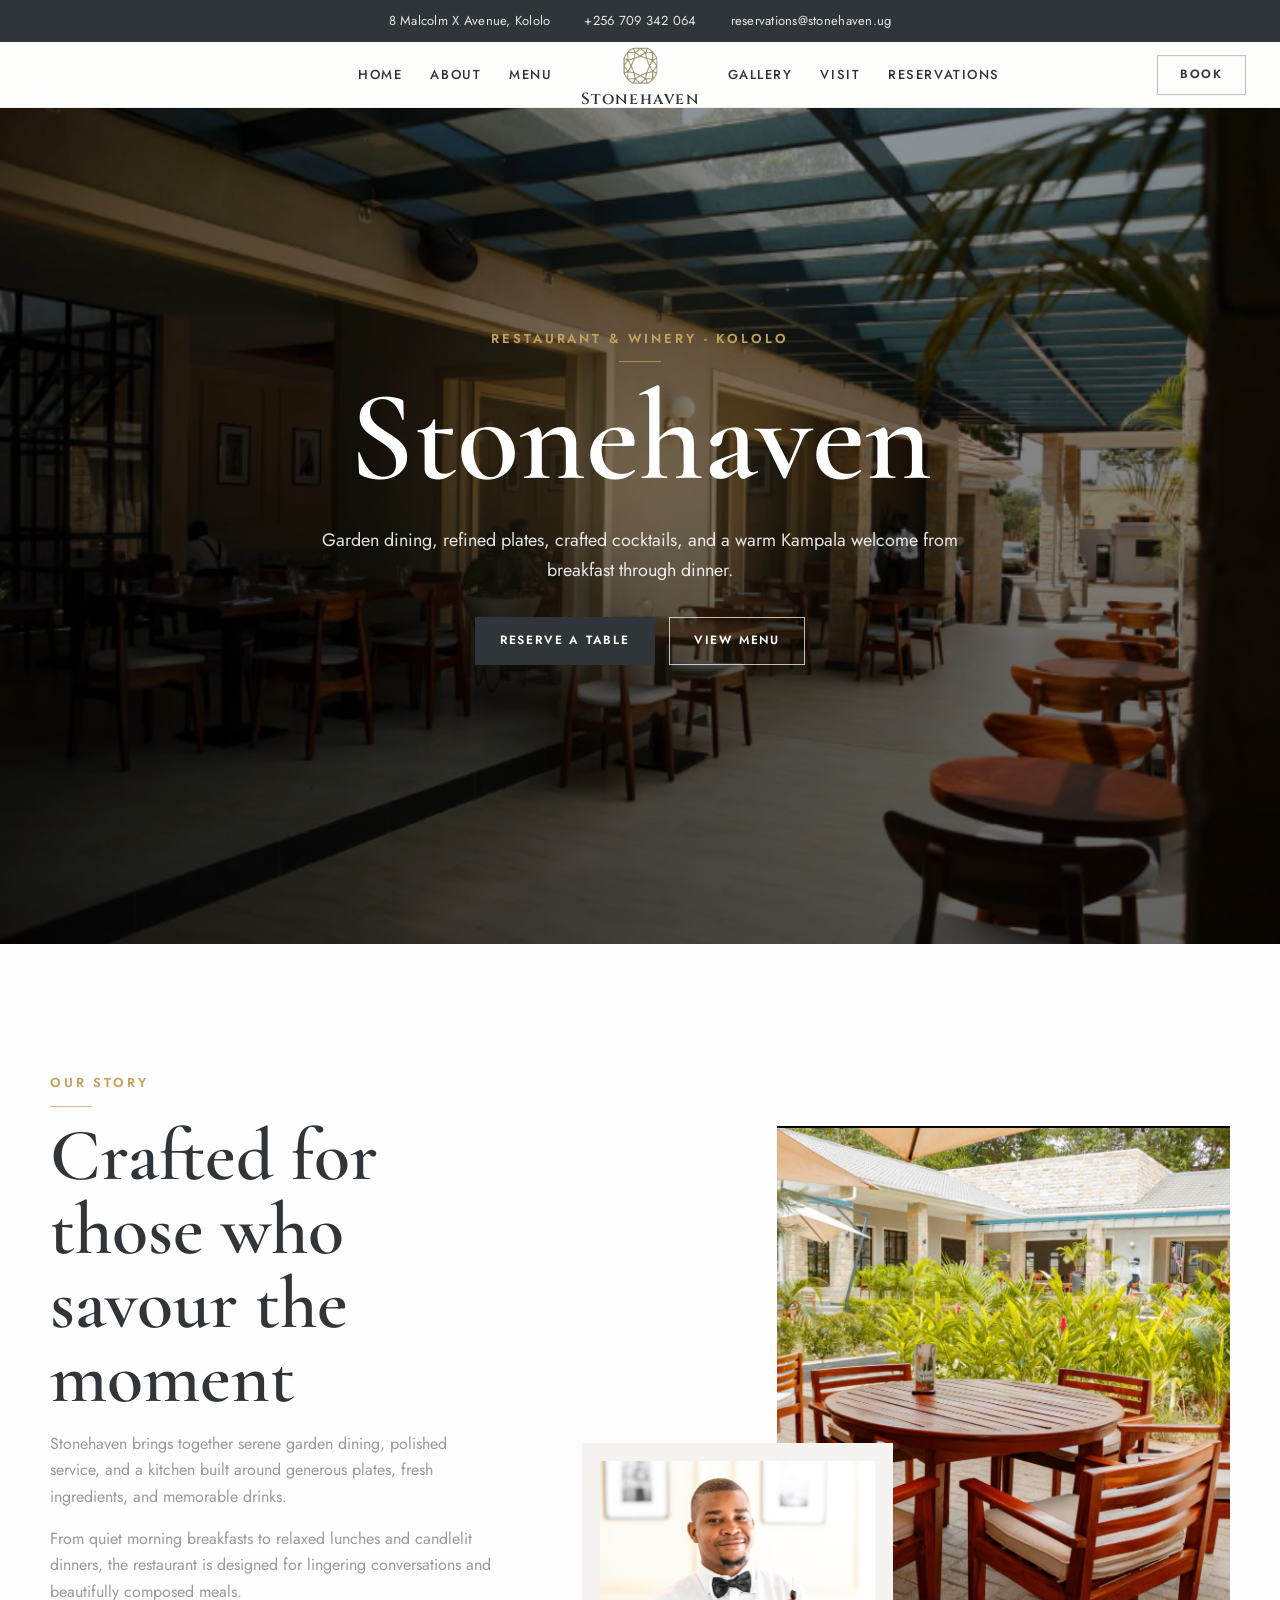
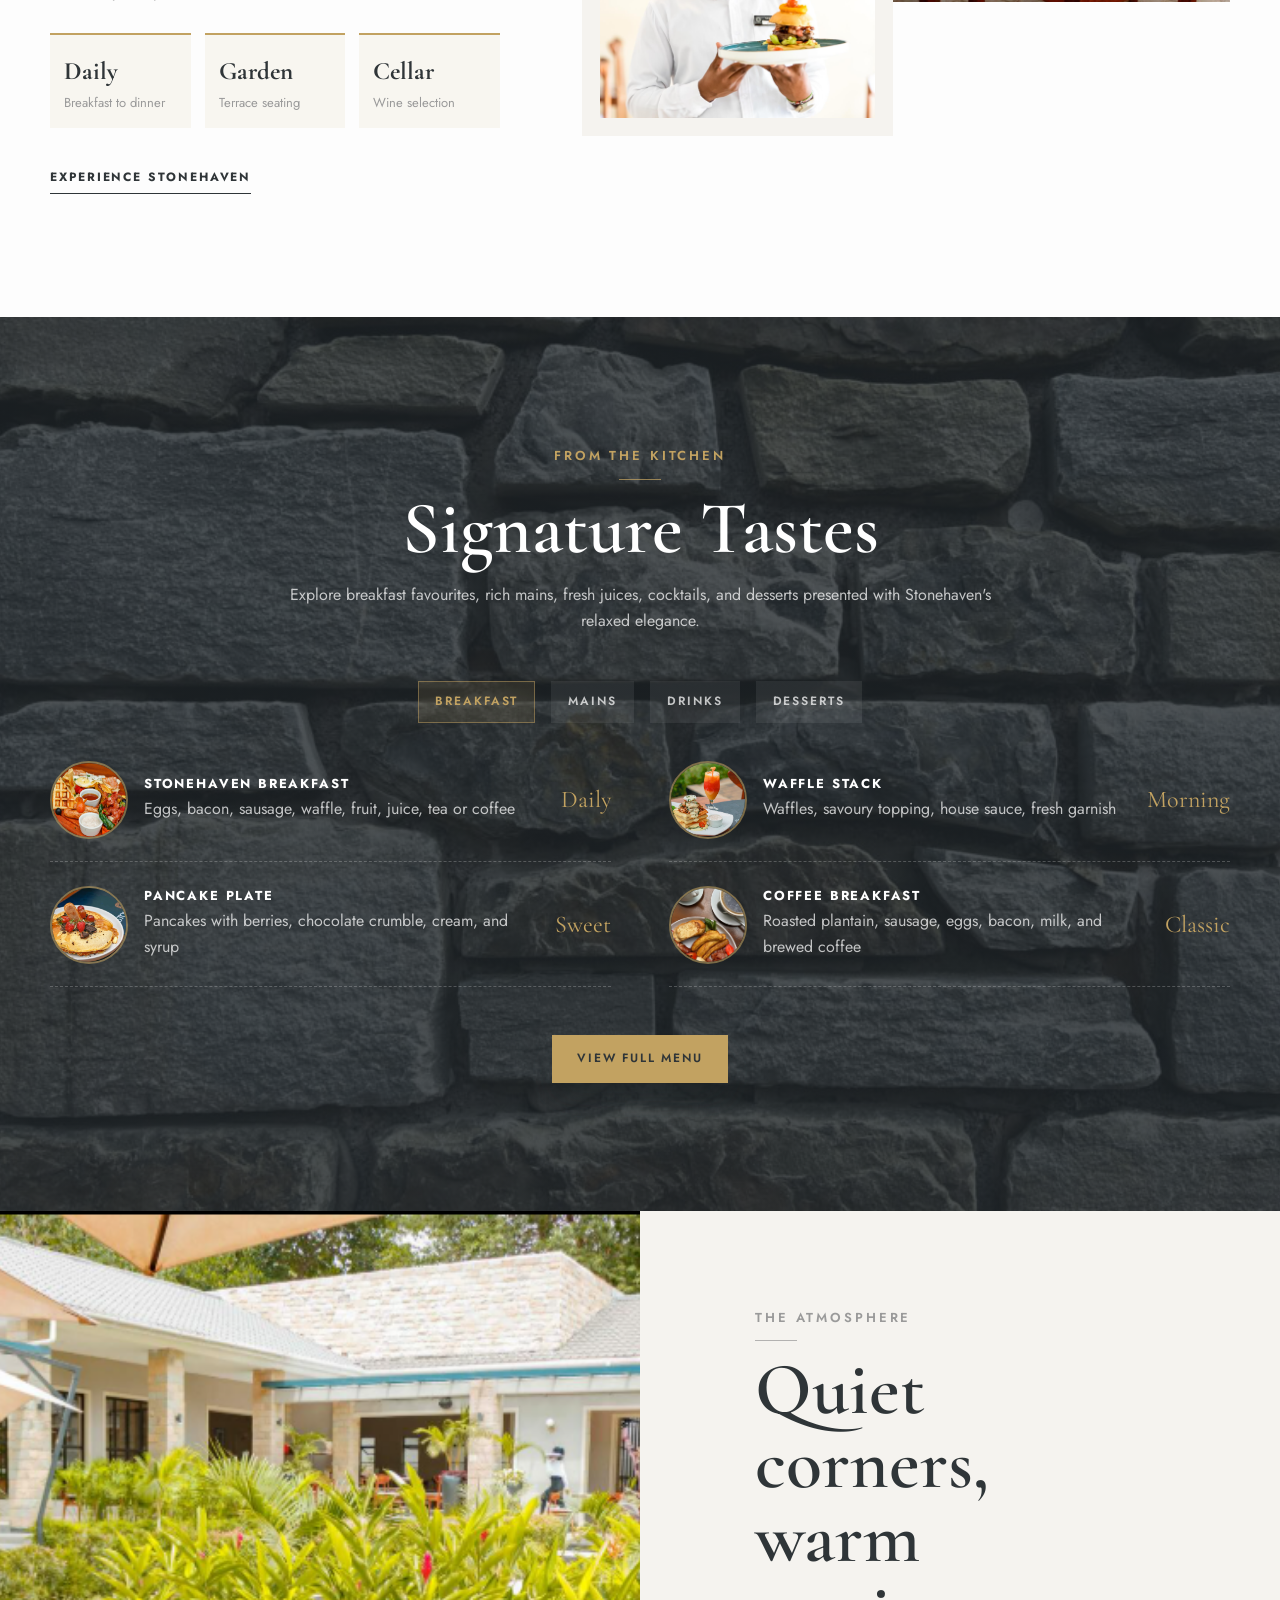
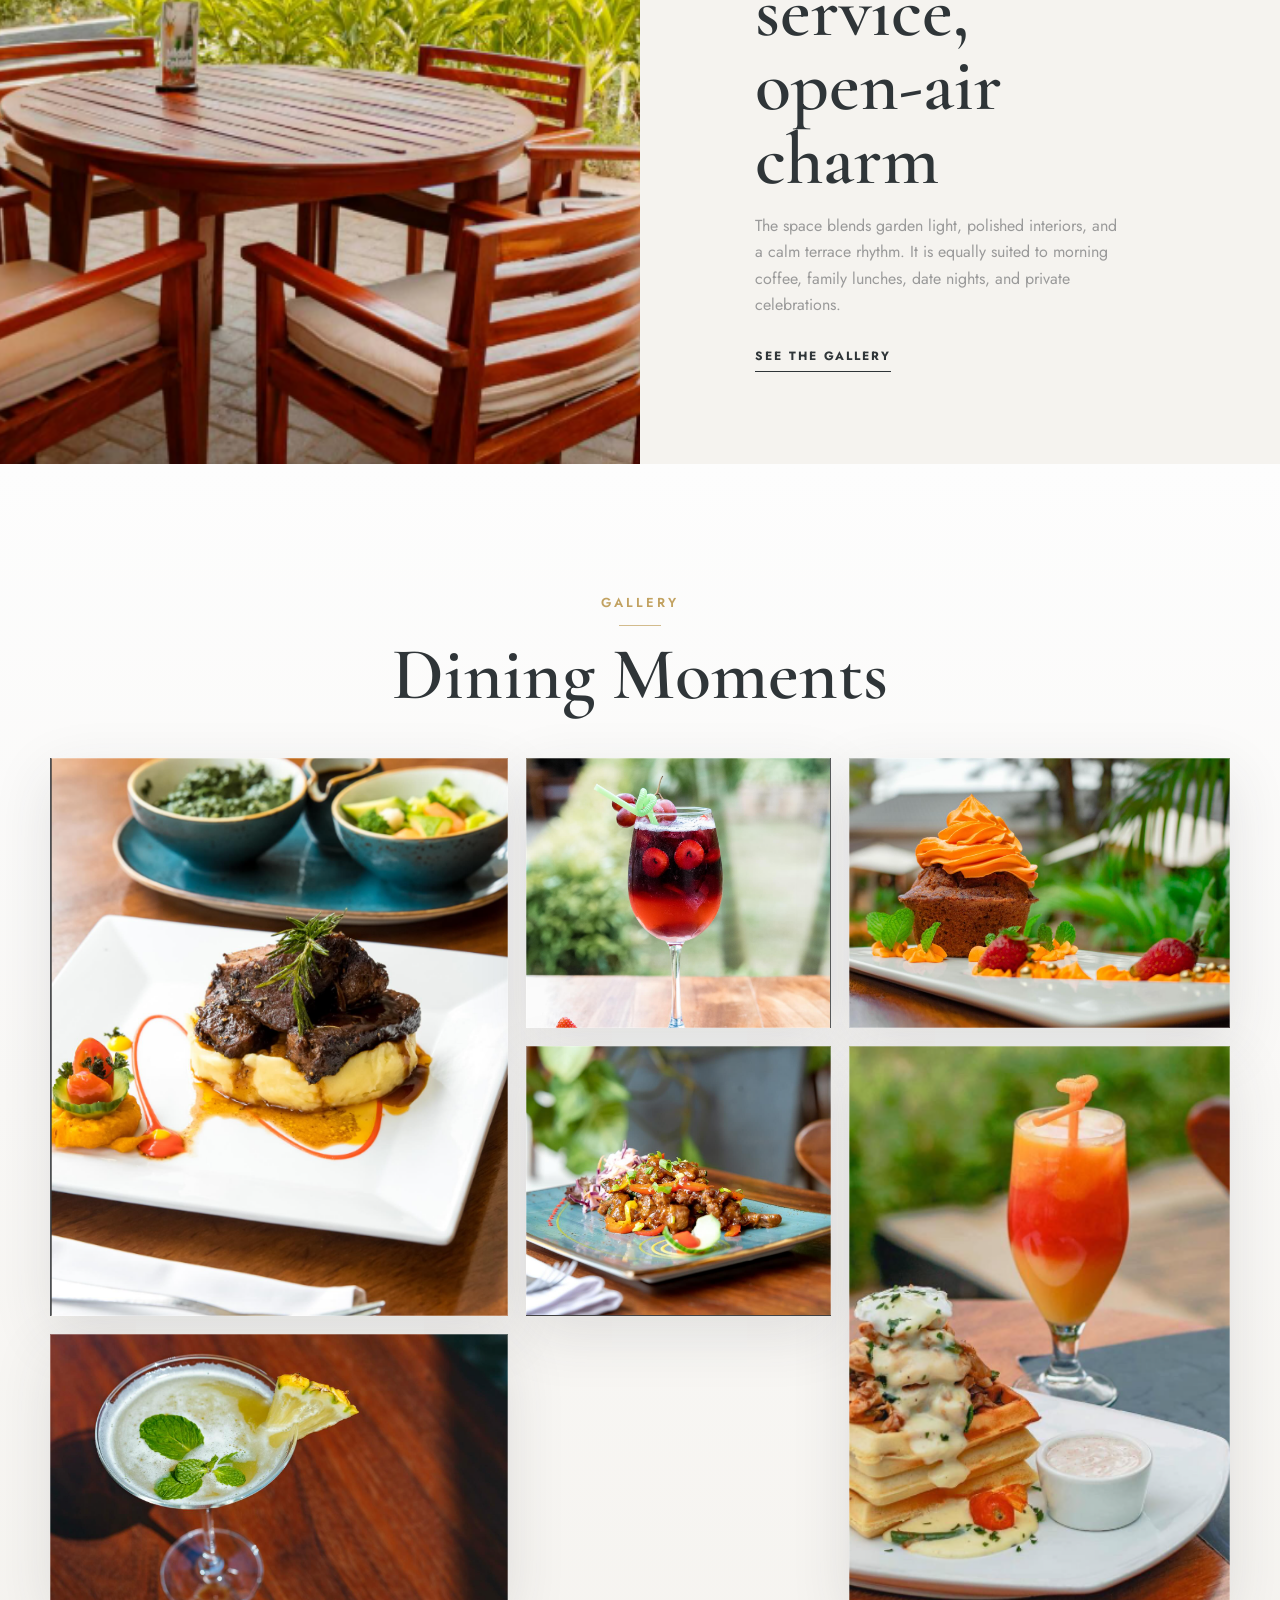
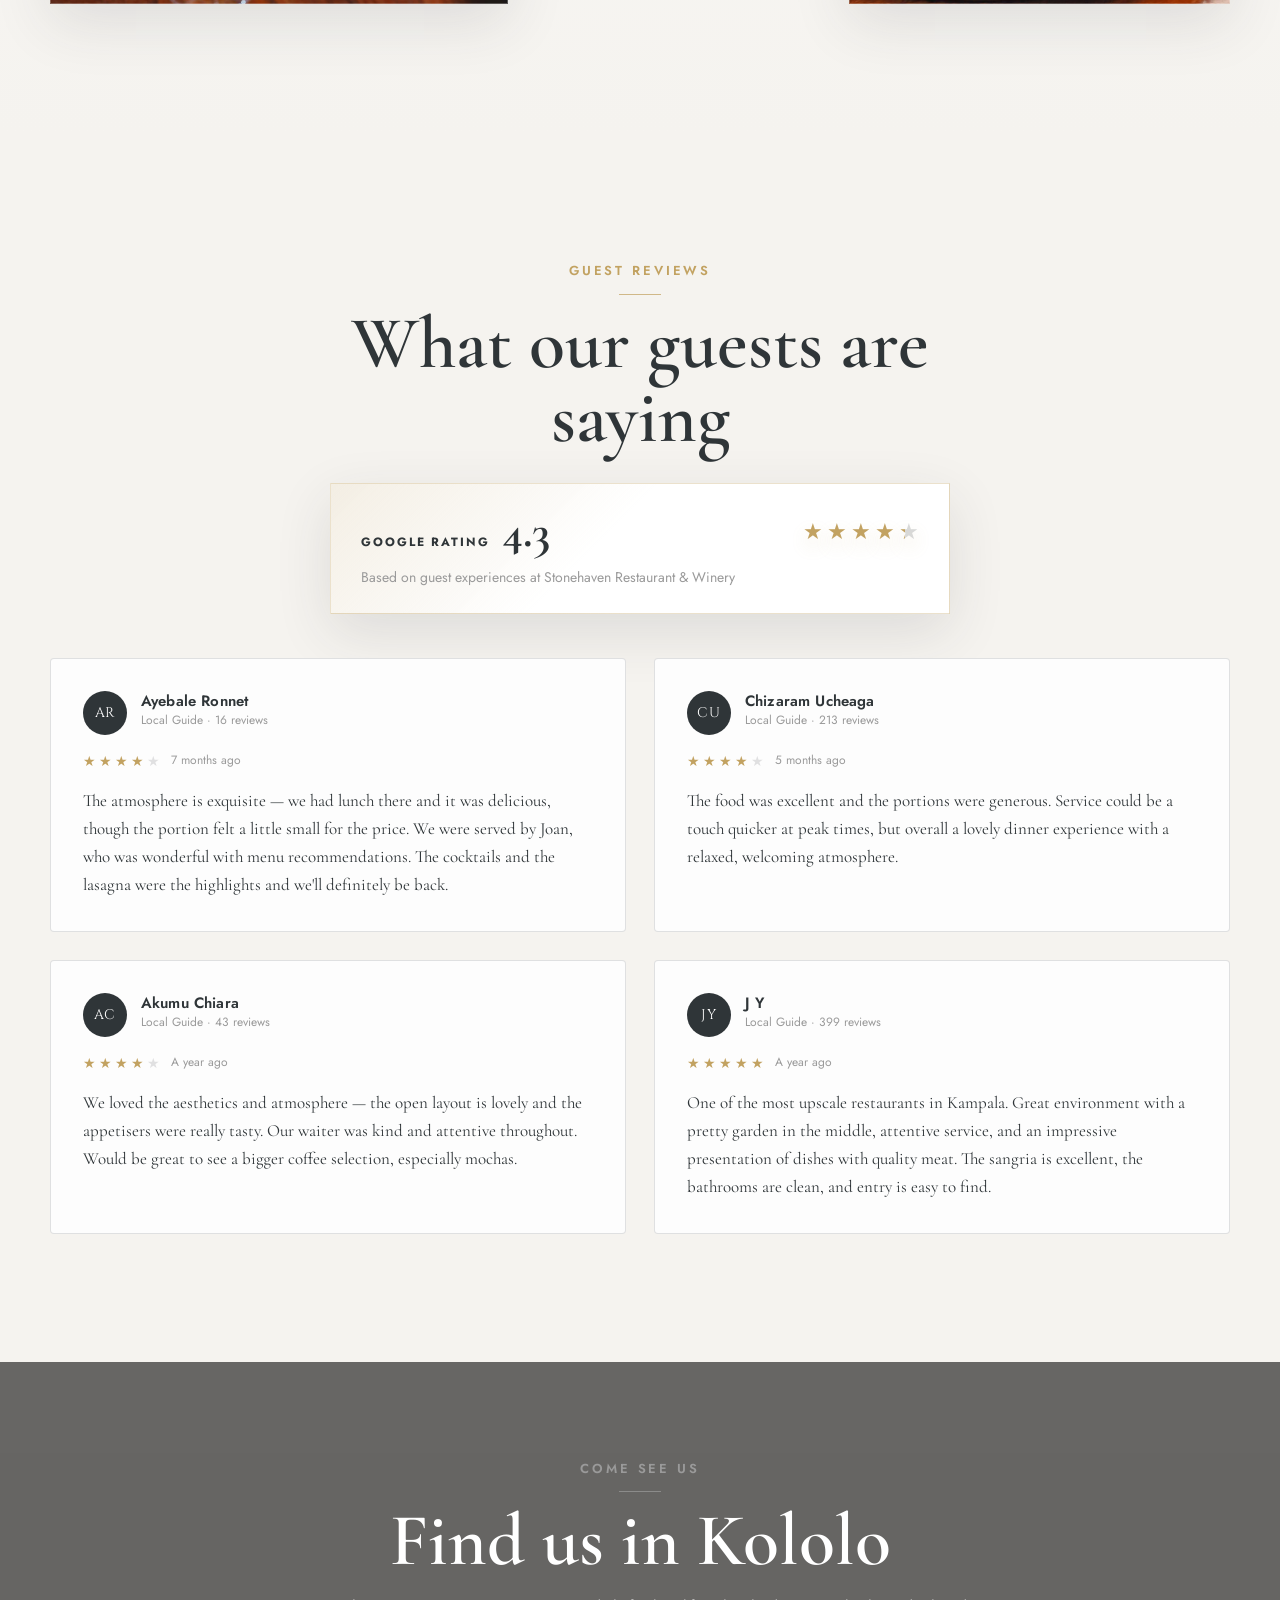
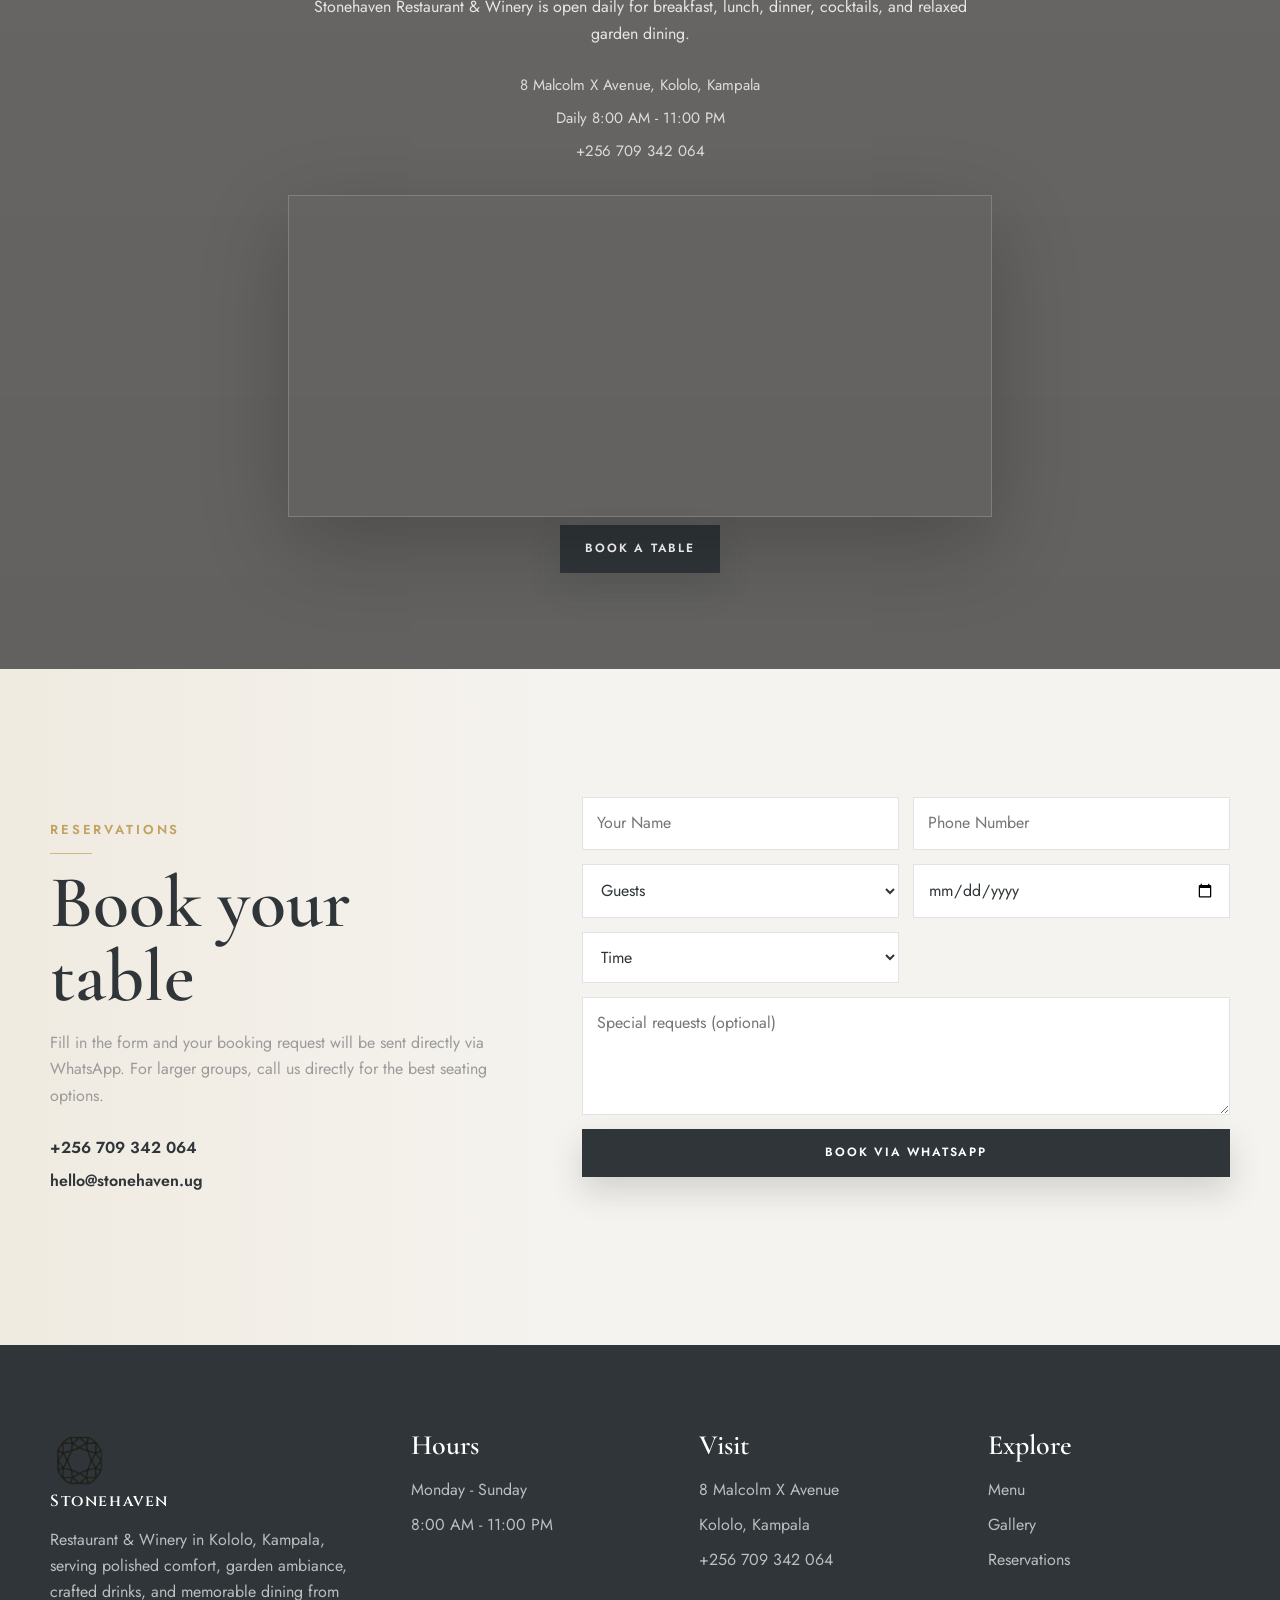
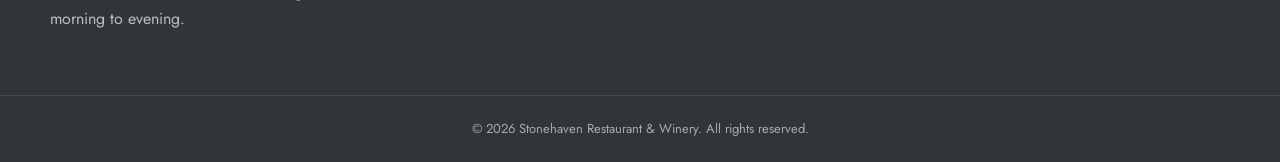
<file: index.html>
<!doctype html>
<html lang="en">
  <head>
    <meta charset="utf-8">
    <meta name="viewport" content="width=device-width, initial-scale=1">
    <title>Stonehaven Restaurant &amp; Winery</title>
    <meta name="description" content="Stonehaven Restaurant & Winery in Kololo, Kampala. Refined dining, garden ambiance, crafted cocktails, breakfast, lunch, dinner, and reservations.">
    <link rel="preconnect" href="https://fonts.googleapis.com">
    <link rel="preconnect" href="https://fonts.gstatic.com" crossorigin>
    <link href="https://fonts.googleapis.com/css2?family=Cinzel:wght@400;500;600;700&family=Cormorant+Garamond:ital,wght@0,400;0,500;0,600;0,700;1,500&family=Jost:wght@300;400;500;600;700&display=swap" rel="stylesheet">
    <link rel="stylesheet" href="css/styles.css">
    <link rel="icon" type="image/png" href="Media/logo.png">
  </head>
  <body>
    <div class="topbar">
      <div class="topbar__inner">
        <a href="#visit">8 Malcolm X Avenue, Kololo</a>
        <a href="tel:+256709342064">+256 709 342 064</a>
        <a href="mailto:reservations@stonehaven.ug">reservations@stonehaven.ug</a>
      </div>
    </div>

    <header class="site-header" data-header>
      <button class="icon-button site-header__menu" type="button" data-open-panel="menu" aria-label="Open menu">
        <span></span><span></span><span></span>
      </button>
      <nav class="site-nav site-nav--left" aria-label="Primary navigation left">
        <a href="index.html">Home</a>
        <a href="#about">About</a>
        <a href="menu.html">Menu</a>
      </nav>
      <a class="brand" href="index.html" aria-label="Stonehaven home">
        <img src="Media/logo.png" alt="Stonehaven logo" class="brand__mark">
        <span class="brand__text">Stonehaven</span>
      </a>
      <nav class="site-nav site-nav--right" aria-label="Primary navigation right">
        <a href="gallery.html">Gallery</a>
        <a href="#visit">Visit</a>
        <a href="#reserve">Reservations</a>
      </nav>
      <div class="site-header__actions"><a class="outline-button site-header__reserve" href="#reserve">Book</a></div>
    </header>

    <main>
      <section class="hero" id="home" aria-label="Stonehaven dining experience">
        <div class="hero__slides">
          <div class="hero__slide is-active"><img src="Media/ambiance .png" alt="Stonehaven covered terrace dining"></div>
          <div class="hero__slide"><img src="Media/More ambiance.png" alt="Stonehaven garden terrace"></div>
          <div class="hero__slide"><img src="Media/BBQ.png" alt="Stonehaven outdoor barbecue preparation"></div>
          <div class="hero__slide"><img src="Media/Fresh_juices.png" alt="Stonehaven fresh juices"></div>
        </div>
        <div class="hero__overlay"></div>
        <div class="hero__content reveal">
          <p class="eyebrow">Restaurant &amp; Winery - Kololo</p>
          <h1>Stonehaven</h1>
          <p>Garden dining, refined plates, crafted cocktails, and a warm Kampala welcome from breakfast through dinner.</p>
          <div class="hero__actions">
            <a class="solid-button" href="#reserve">Reserve a Table</a>
            <a class="ghost-button" href="menu.html">View Menu</a>
          </div>
        </div>
      </section>

      <section class="intro section" id="about">
        <div class="section__inner intro__grid">
          <div class="section-copy reveal">
            <p class="eyebrow">Our Story</p>
            <h2>Crafted for those who savour the moment</h2>
            <p>Stonehaven brings together serene garden dining, polished service, and a kitchen built around generous plates, fresh ingredients, and memorable drinks.</p>
            <p>From quiet morning breakfasts to relaxed lunches and candlelit dinners, the restaurant is designed for lingering conversations and beautifully composed meals.</p>
            <div class="feature-stats">
              <span><strong>Daily</strong> Breakfast to dinner</span>
              <span><strong>Garden</strong> Terrace seating</span>
              <span><strong>Cellar</strong> Wine selection</span>
            </div>
            <a class="text-link" href="#reserve">Experience Stonehaven</a>
          </div>
          <div class="image-pair reveal">
            <img src="Media/More ambiance.png" alt="Stonehaven outdoor garden seating">
            <img src="Media/Waiter and burger.png" alt="Stonehaven waiter presenting a burger">
          </div>
        </div>
      </section>

      <section class="menu-preview section section--dark" id="menu-preview">
        <div class="section__inner">
          <div class="center-heading reveal">
            <p class="eyebrow">From the Kitchen</p>
            <h2>Signature Tastes</h2>
            <p>Explore breakfast favourites, rich mains, fresh juices, cocktails, and desserts presented with Stonehaven's relaxed elegance.</p>
          </div>
          <div class="menu-tabs reveal" data-menu-tabs></div>
          <div class="menu-grid reveal" data-menu-grid></div>
          <div class="center-actions">
            <a class="solid-button solid-button--light" href="menu.html">View Full Menu</a>
          </div>
        </div>
      </section>

      <section class="split-feature section">
        <div class="split-feature__image reveal">
          <video autoplay muted loop playsinline preload="metadata" poster="Media/More ambiance.png">
            <source src="Media/branch.mp4" type="video/mp4">
          </video>
        </div>
        <div class="split-feature__content reveal">
          <p class="eyebrow">The Atmosphere</p>
          <h2>Quiet corners, warm service, open-air charm</h2>
          <p>The space blends garden light, polished interiors, and a calm terrace rhythm. It is equally suited to morning coffee, family lunches, date nights, and private celebrations.</p>
          <a class="text-link" href="gallery.html">See the Gallery</a>
        </div>
      </section>

      <section class="gallery section" id="gallery">
        <div class="section__inner">
          <div class="center-heading reveal">
            <p class="eyebrow">Gallery</p>
            <h2>Dining Moments</h2>
          </div>
          <div class="gallery__track reveal">
            <a class="gallery__item" href="gallery.html"><img src="Media/Lunch .png" alt="Stonehaven plated lunch"></a>
            <a class="gallery__item" href="gallery.html"><img src="Media/cocktail .png" alt="Stonehaven berry cocktail"></a>
            <a class="gallery__item" href="gallery.html"><img src="Media/Cake.png" alt="Stonehaven dessert cake"></a>
            <a class="gallery__item" href="gallery.html"><img src="Media/meat.png" alt="Stonehaven signature meat dish"></a>
            <a class="gallery__item" href="gallery.html"><img src="Media/morebreakfast2.png" alt="Stonehaven breakfast waffles"></a>
            <a class="gallery__item" href="gallery.html"><img src="Media/wine.png" alt="Stonehaven cocktail on wooden table"></a>
          </div>
        </div>
      </section>

      <section class="reviews section" id="reviews">
        <div class="section__inner">
          <div class="center-heading reveal">
            <p class="eyebrow">Guest Reviews</p>
            <h2>What our guests are saying</h2>
          </div>
          <div class="google-rating reveal" aria-label="Google rating 4.3 out of 5 stars">
            <div>
              <span class="google-rating__label">Google Rating</span>
              <strong>4.3</strong>
            </div>
            <div class="google-rating__stars" aria-hidden="true">
              <span>&#9733;</span>
              <span>&#9733;</span>
              <span>&#9733;</span>
              <span>&#9733;</span>
              <span class="star-partial">&#9733;</span>
            </div>
            <p>Based on guest experiences at Stonehaven Restaurant &amp; Winery</p>
          </div>
          <div class="reviews__grid reveal">
            <article class="review-card">
              <div class="review-card__header">
                <div class="review-card__avatar">AR</div>
                <div class="review-card__meta">
                  <h3>Ayebale Ronnet</h3>
                  <span>Local Guide &middot; 16 reviews</span>
                </div>
              </div>
              <div class="review-card__rating" aria-label="4 out of 5 stars">
                <span class="star is-filled">&#9733;</span>
                <span class="star is-filled">&#9733;</span>
                <span class="star is-filled">&#9733;</span>
                <span class="star is-filled">&#9733;</span>
                <span class="star">&#9733;</span>
                <span class="review-card__date">7 months ago</span>
              </div>
              <p class="review-card__text">The atmosphere is exquisite &mdash; we had lunch there and it was delicious, though the portion felt a little small for the price. We were served by Joan, who was wonderful with menu recommendations. The cocktails and the lasagna were the highlights and we'll definitely be back.</p>
            </article>

            <article class="review-card">
              <div class="review-card__header">
                <div class="review-card__avatar">CU</div>
                <div class="review-card__meta">
                  <h3>Chizaram Ucheaga</h3>
                  <span>Local Guide &middot; 213 reviews</span>
                </div>
              </div>
              <div class="review-card__rating" aria-label="4 out of 5 stars">
                <span class="star is-filled">&#9733;</span>
                <span class="star is-filled">&#9733;</span>
                <span class="star is-filled">&#9733;</span>
                <span class="star is-filled">&#9733;</span>
                <span class="star">&#9733;</span>
                <span class="review-card__date">5 months ago</span>
              </div>
              <p class="review-card__text">The food was excellent and the portions were generous. Service could be a touch quicker at peak times, but overall a lovely dinner experience with a relaxed, welcoming atmosphere.</p>
            </article>

            <article class="review-card">
              <div class="review-card__header">
                <div class="review-card__avatar">AC</div>
                <div class="review-card__meta">
                  <h3>Akumu Chiara</h3>
                  <span>Local Guide &middot; 43 reviews</span>
                </div>
              </div>
              <div class="review-card__rating" aria-label="4 out of 5 stars">
                <span class="star is-filled">&#9733;</span>
                <span class="star is-filled">&#9733;</span>
                <span class="star is-filled">&#9733;</span>
                <span class="star is-filled">&#9733;</span>
                <span class="star">&#9733;</span>
                <span class="review-card__date">A year ago</span>
              </div>
              <p class="review-card__text">We loved the aesthetics and atmosphere &mdash; the open layout is lovely and the appetisers were really tasty. Our waiter was kind and attentive throughout. Would be great to see a bigger coffee selection, especially mochas.</p>
            </article>

            <article class="review-card">
              <div class="review-card__header">
                <div class="review-card__avatar">JY</div>
                <div class="review-card__meta">
                  <h3>J Y</h3>
                  <span>Local Guide &middot; 399 reviews</span>
                </div>
              </div>
              <div class="review-card__rating" aria-label="5 out of 5 stars">
                <span class="star is-filled">&#9733;</span>
                <span class="star is-filled">&#9733;</span>
                <span class="star is-filled">&#9733;</span>
                <span class="star is-filled">&#9733;</span>
                <span class="star is-filled">&#9733;</span>
                <span class="review-card__date">A year ago</span>
              </div>
              <p class="review-card__text">One of the most upscale restaurants in Kampala. Great environment with a pretty garden in the middle, attentive service, and an impressive presentation of dishes with quality meat. The sangria is excellent, the bathrooms are clean, and entry is easy to find.</p>
            </article>
          </div>
        </div>
      </section>

      <section class="visit" id="visit">
        <div class="visit__media"></div>
        <div class="visit__content reveal">
          <p class="eyebrow">Come See Us</p>
          <h2>Find us in Kololo</h2>
          <p>Stonehaven Restaurant &amp; Winery is open daily for breakfast, lunch, dinner, cocktails, and relaxed garden dining.</p>
          <div class="visit__details">
            <span>8 Malcolm X Avenue, Kololo, Kampala</span>
            <span>Daily 8:00 AM - 11:00 PM</span>
            <span><a href="tel:+256709342064">+256 709 342 064</a></span>
          </div>
          <div class="visit__map">
            <iframe
              src="https://www.google.com/maps?q=8+Malcolm+X+Avenue,+Kololo,+Kampala,+Uganda&output=embed"
              loading="lazy"
              referrerpolicy="no-referrer-when-downgrade"
              title="Stonehaven Restaurant & Winery location map"
              allowfullscreen></iframe>
          </div>
          <a class="solid-button" href="#reserve">Book a Table</a>
        </div>
      </section>

      <section class="reservation-section section" id="reserve">
        <div class="section__inner reservation-section__grid">
          <div class="section-copy reveal">
            <p class="eyebrow">Reservations</p>
            <h2>Book your table</h2>
            <p>Fill in the form and your booking request will be sent directly via WhatsApp. For larger groups, call us directly for the best seating options.</p>
            <div class="contact-list">
              <a href="tel:+256709342064">+256 709 342 064</a>
              <a href="mailto:hello@stonehaven.ug">hello@stonehaven.ug</a>
            </div>
          </div>
          <div class="reservation-form reveal" id="whatsappBookingForm">
            <input type="text" id="wb-name" placeholder="Your Name" aria-label="Your name" required>
            <input type="tel" id="wb-phone" placeholder="Phone Number" aria-label="Phone number" required>
            <select id="wb-guests" aria-label="Number of guests" required>
              <option value="">Guests</option>
              <option>1 Guest</option>
              <option>2 Guests</option>
              <option>3 Guests</option>
              <option>4 Guests</option>
              <option>5 Guests</option>
              <option>6 Guests</option>
              <option>8+ Guests</option>
            </select>
            <input type="date" id="wb-date" aria-label="Booking date" required>
            <select id="wb-time" aria-label="Booking time" required>
              <option value="">Time</option>
              <option>08:00 AM</option>
              <option>10:30 AM</option>
              <option>12:30 PM</option>
              <option>06:30 PM</option>
              <option>08:00 PM</option>
              <option>09:00 PM</option>
            </select>
            <textarea id="wb-message" placeholder="Special requests (optional)" aria-label="Special requests"></textarea>
            <button type="button" id="wb-submit" class="solid-button" onclick="sendWhatsAppBooking()">Book via WhatsApp</button>
            <p class="form-note" id="wb-note"></p>
          </div>
        </div>
      </section>
    </main>

    <footer class="site-footer">
      <div class="site-footer__inner">
        <div>
          <a class="brand brand--footer" href="index.html" aria-label="Stonehaven home">
            <img src="Media/logo.png" alt="Stonehaven logo" class="brand__mark">
            <span class="brand__text">Stonehaven</span>
          </a>
          <p>Restaurant &amp; Winery in Kololo, Kampala, serving polished comfort, garden ambiance, crafted drinks, and memorable dining from morning to evening.</p>
        </div>
        <div>
          <h3>Hours</h3>
          <p>Monday - Sunday</p>
          <p>8:00 AM - 11:00 PM</p>
        </div>
        <div>
          <h3>Visit</h3>
          <p>8 Malcolm X Avenue</p>
          <p>Kololo, Kampala</p>
          <p><a href="tel:+256709342064">+256 709 342 064</a></p>
        </div>
        <div>
          <h3>Explore</h3>
          <p><a href="menu.html">Menu</a></p>
          <p><a href="gallery.html">Gallery</a></p>
          <p><a href="#reserve">Reservations</a></p>
        </div>
      </div>
      <div class="site-footer__bottom">© 2026 Stonehaven Restaurant &amp; Winery. All rights reserved.</div>
    </footer>

    <aside class="side-panel" data-panel="menu" aria-hidden="true">
      <button class="panel-close" type="button" data-close-panel>Close</button>
      <a class="brand" href="index.html">
        <img src="Media/logo.png" alt="Stonehaven logo" class="brand__mark">
        <span class="brand__text">Stonehaven</span>
      </a>
      <nav class="side-panel__nav" aria-label="Mobile navigation">
        <a href="index.html">Home</a>
        <a href="#about">About</a>
        <a href="menu.html">Menu</a>
        <a href="gallery.html">Gallery</a>
        <a href="#visit">Visit</a>
        <a href="#reserve">Reservations</a>
      </nav>
      <div class="side-panel__footer">
        <p>8 Malcolm X Avenue, Kololo</p>
        <p>+256 709 342 064</p>
        <p>reservations@stonehaven.ug</p>
      </div>
    </aside>

    <aside class="search-screen" data-panel="search" aria-hidden="true">
      <button class="panel-close" type="button" data-close-panel>Close</button>
      <form class="search-form" role="search">
        <input type="search" placeholder="Search menu, gallery, reservations" aria-label="Search keyword">
        <button type="submit" aria-label="Submit search"></button>
      </form>
    </aside>

    <button class="to-top" type="button" data-to-top aria-label="Back to top"></button>
    <div class="backdrop" data-backdrop></div>
    <script src="js/script.js"></script>
  </body>
</html>
</file>
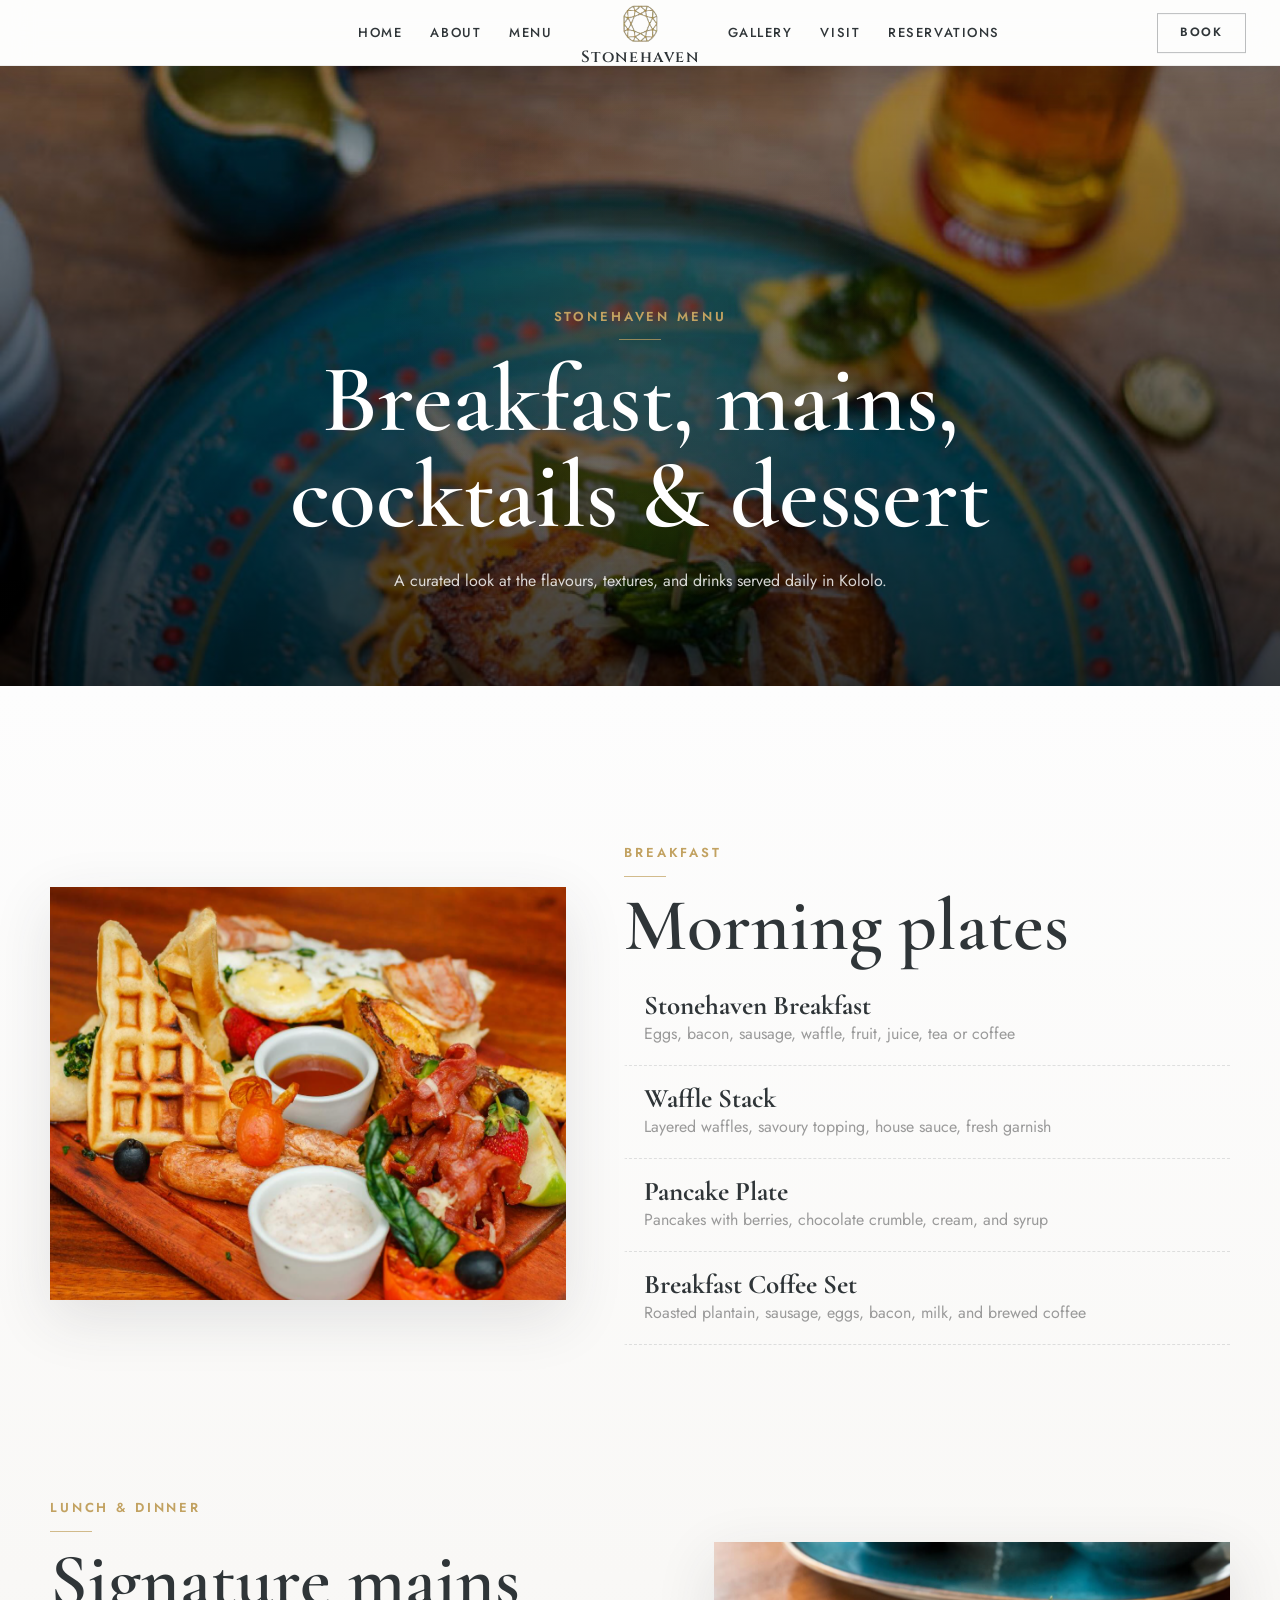
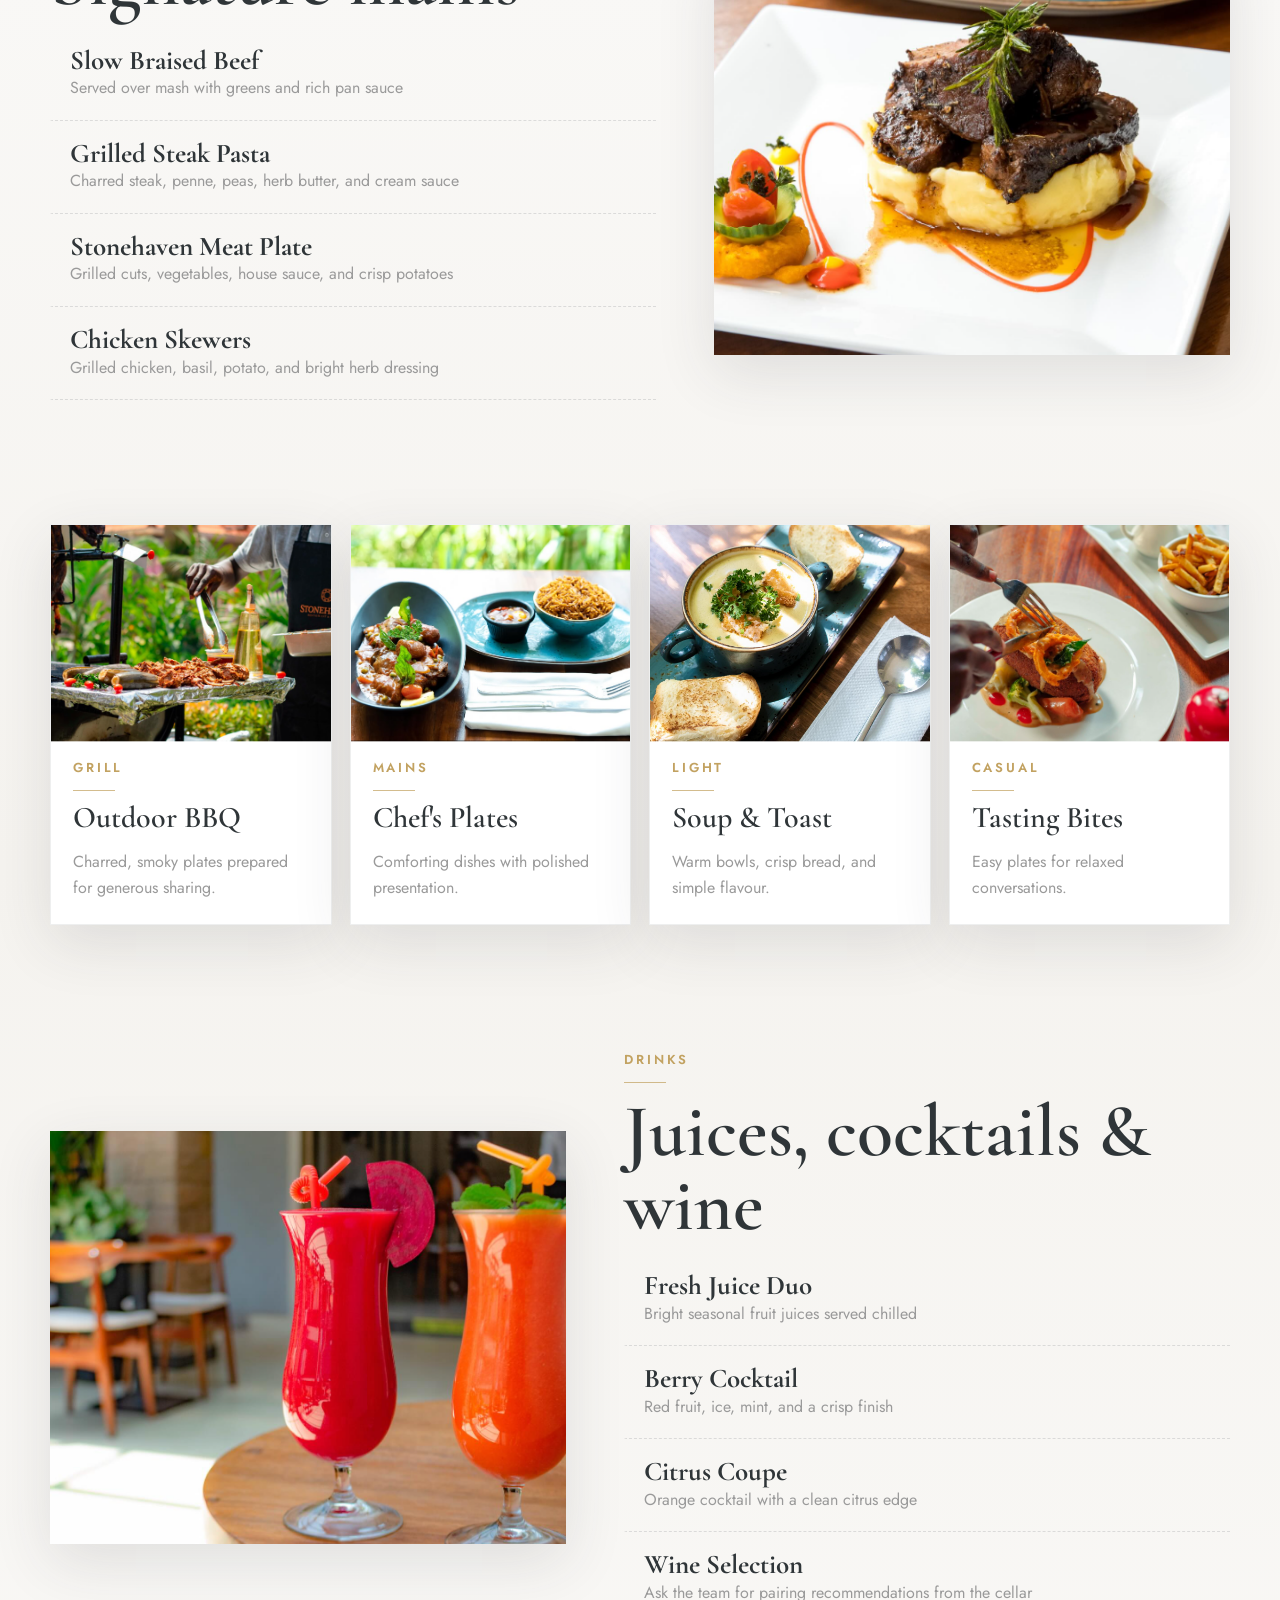
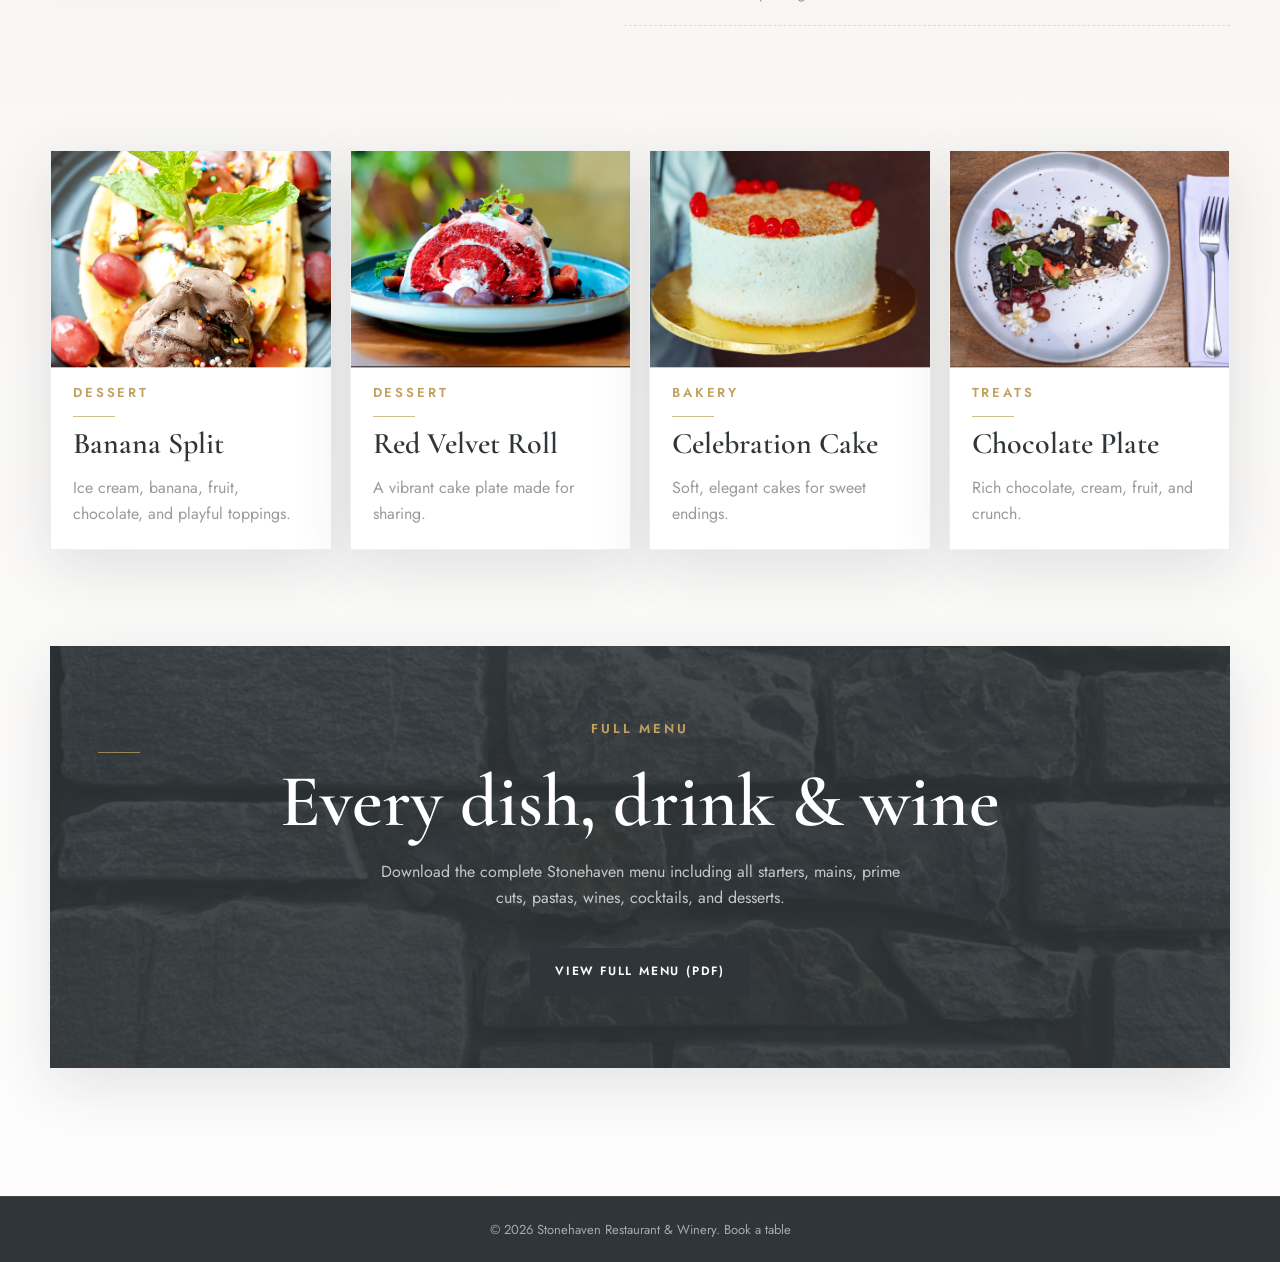
<file: menu.html>
<!doctype html>
<html lang="en">
  <head>
    <meta charset="utf-8">
    <meta name="viewport" content="width=device-width, initial-scale=1">
    <title>Menu | Stonehaven Restaurant &amp; Winery</title>
    <meta name="description" content="Explore Stonehaven Restaurant & Winery menu highlights: breakfast, mains, grilled dishes, desserts, juices, cocktails, and wine.">
    <link rel="preconnect" href="https://fonts.googleapis.com">
    <link rel="preconnect" href="https://fonts.gstatic.com" crossorigin>
    <link href="https://fonts.googleapis.com/css2?family=Cinzel:wght@400;500;600;700&family=Cormorant+Garamond:ital,wght@0,400;0,500;0,600;0,700;1,500&family=Jost:wght@300;400;500;600;700&display=swap" rel="stylesheet">
    <link rel="stylesheet" href="css/styles.css">
    <link rel="icon" type="image/png" href="Media/logo.png">
  </head>
  <body>
    <header class="site-header site-header--solid" data-header>
      <button class="icon-button site-header__menu" type="button" data-open-panel="menu" aria-label="Open menu"><span></span><span></span><span></span></button>
      <nav class="site-nav site-nav--left" aria-label="Primary navigation left">
        <a href="index.html">Home</a><a href="index.html#about">About</a><a href="menu.html">Menu</a>
      </nav>
      <a class="brand" href="index.html"><img src="Media/logo.png" alt="Stonehaven logo" class="brand__mark"><span class="brand__text">Stonehaven</span></a>
      <nav class="site-nav site-nav--right" aria-label="Primary navigation right">
        <a href="gallery.html">Gallery</a><a href="index.html#visit">Visit</a><a href="index.html#reserve">Reservations</a>
      </nav>
      <div class="site-header__actions"><a class="outline-button site-header__reserve" href="index.html#reserve">Book</a></div>
    </header>

    <main>
      <section class="page-hero page-hero--menu">
        <div class="page-hero__bg"><img src="Media/Pasta.jpg" alt="Stonehaven pasta dish"></div>
        <div class="page-hero__overlay"></div>
        <div class="page-hero__content reveal">
          <p class="eyebrow">Stonehaven Menu</p>
          <h1>Breakfast, mains, cocktails &amp; dessert</h1>
          <p>A curated look at the flavours, textures, and drinks served daily in Kololo.</p>
        </div>
      </section>

      <section class="menu-page section">
        <div class="section__inner">
          <div class="menu-category reveal">
            <div class="menu-category__media"><img src="Media/breakfast.png" alt="Stonehaven breakfast platter"></div>
            <div class="menu-category__content">
              <p class="eyebrow">Breakfast</p>
              <h2>Morning plates</h2>
              <div class="menu-list">
                <article><strong>Stonehaven Breakfast</strong><span>Eggs, bacon, sausage, waffle, fruit, juice, tea or coffee</span></article>
                <article><strong>Waffle Stack</strong><span>Layered waffles, savoury topping, house sauce, fresh garnish</span></article>
                <article><strong>Pancake Plate</strong><span>Pancakes with berries, chocolate crumble, cream, and syrup</span></article>
                <article><strong>Breakfast Coffee Set</strong><span>Roasted plantain, sausage, eggs, bacon, milk, and brewed coffee</span></article>
              </div>
            </div>
          </div>

          <div class="menu-category menu-category--reverse reveal">
            <div class="menu-category__media"><img src="Media/Lunch .png" alt="Stonehaven lunch main"></div>
            <div class="menu-category__content">
              <p class="eyebrow">Lunch &amp; Dinner</p>
              <h2>Signature mains</h2>
              <div class="menu-list">
                <article><strong>Slow Braised Beef</strong><span>Served over mash with greens and rich pan sauce</span></article>
                <article><strong>Grilled Steak Pasta</strong><span>Charred steak, penne, peas, herb butter, and cream sauce</span></article>
                <article><strong>Stonehaven Meat Plate</strong><span>Grilled cuts, vegetables, house sauce, and crisp potatoes</span></article>
                <article><strong>Chicken Skewers</strong><span>Grilled chicken, basil, potato, and bright herb dressing</span></article>
              </div>
            </div>
          </div>

          <div class="menu-card-grid reveal">
            <article class="dish-card"><img src="Media/BBQ.png" alt="Stonehaven barbecue"><div><p class="eyebrow">Grill</p><h3>Outdoor BBQ</h3><p>Charred, smoky plates prepared for generous sharing.</p></div></article>
            <article class="dish-card"><img src="Media/MoreFood.png" alt="Stonehaven rice and meat dish"><div><p class="eyebrow">Mains</p><h3>Chef's Plates</h3><p>Comforting dishes with polished presentation.</p></div></article>
            <article class="dish-card"><img src="Media/soups.png" alt="Stonehaven soup"><div><p class="eyebrow">Light</p><h3>Soup &amp; Toast</h3><p>Warm bowls, crisp bread, and simple flavour.</p></div></article>
            <article class="dish-card"><img src="Media/Tasting .png" alt="Stonehaven tasting plate"><div><p class="eyebrow">Casual</p><h3>Tasting Bites</h3><p>Easy plates for relaxed conversations.</p></div></article>
          </div>

          <div class="menu-category reveal">
            <div class="menu-category__media"><img src="Media/Fresh_juices.png" alt="Stonehaven fresh juices"></div>
            <div class="menu-category__content">
              <p class="eyebrow">Drinks</p>
              <h2>Juices, cocktails &amp; wine</h2>
              <div class="menu-list">
                <article><strong>Fresh Juice Duo</strong><span>Bright seasonal fruit juices served chilled</span></article>
                <article><strong>Berry Cocktail</strong><span>Red fruit, ice, mint, and a crisp finish</span></article>
                <article><strong>Citrus Coupe</strong><span>Orange cocktail with a clean citrus edge</span></article>
                <article><strong>Wine Selection</strong><span>Ask the team for pairing recommendations from the cellar</span></article>
              </div>
            </div>
          </div>

          <div class="menu-card-grid reveal">
            <article class="dish-card"><img src="Media/Banana split.png" alt="Stonehaven banana split"><div><p class="eyebrow">Dessert</p><h3>Banana Split</h3><p>Ice cream, banana, fruit, chocolate, and playful toppings.</p></div></article>
            <article class="dish-card"><img src="Media/RedCake.png" alt="Stonehaven red cake"><div><p class="eyebrow">Dessert</p><h3>Red Velvet Roll</h3><p>A vibrant cake plate made for sharing.</p></div></article>
            <article class="dish-card"><img src="Media/tiramusi.png" alt="Stonehaven cake"><div><p class="eyebrow">Bakery</p><h3>Celebration Cake</h3><p>Soft, elegant cakes for sweet endings.</p></div></article>
            <article class="dish-card"><img src="Media/treats.png" alt="Stonehaven chocolate dessert"><div><p class="eyebrow">Treats</p><h3>Chocolate Plate</h3><p>Rich chocolate, cream, fruit, and crunch.</p></div></article>
          </div>

          <div class="full-menu-cta reveal">
            <p class="eyebrow">Full Menu</p>
            <h2>Every dish, drink &amp; wine</h2>
            <p>Download the complete Stonehaven menu including all starters, mains, prime cuts, pastas, wines, cocktails, and desserts.</p>
            <a class="solid-button" href="Media/stonehaven_menu_v3.pdf" target="_blank" rel="noopener">
              View Full Menu (PDF)
            </a>
          </div>
        </div>
      </section>
    </main>

    <footer class="site-footer compact-footer">
      <div class="site-footer__bottom">© 2026 Stonehaven Restaurant &amp; Winery. <a href="index.html#reserve">Book a table</a></div>
    </footer>
    <aside class="side-panel" data-panel="menu" aria-hidden="true"><button class="panel-close" type="button" data-close-panel>Close</button><a class="brand" href="index.html"><img src="Media/logo.png" alt="Stonehaven logo" class="brand__mark"><span class="brand__text">Stonehaven</span></a><nav class="side-panel__nav"><a href="index.html">Home</a><a href="index.html#about">About</a><a href="menu.html">Menu</a><a href="gallery.html">Gallery</a><a href="index.html#visit">Visit</a><a href="index.html#reserve">Reservations</a></nav></aside>
    <aside class="search-screen" data-panel="search" aria-hidden="true"><button class="panel-close" type="button" data-close-panel>Close</button><form class="search-form" role="search"><input type="search" placeholder="Search Stonehaven" aria-label="Search keyword"><button type="submit" aria-label="Submit search"></button></form></aside>
    <button class="to-top" type="button" data-to-top aria-label="Back to top"></button><div class="backdrop" data-backdrop></div>
    <script src="js/script.js"></script>
  </body>
</html>
</file>
<file: css/styles.css>
:root {
  --primary: #2F3538;
  --primary-700: #20262a;
  --ink: #2F3538;
  --muted: #9A9A9A;
  --cream: #f5f3ef;
  --paper: #FDFDFD;
  --line: rgba(47, 53, 56, 0.14);
  --white: #ffffff;
  --gold: #C2A261;
  --gold-dark: #9f8246;
  --gold-soft: rgba(194, 162, 97, 0.18);
  --charcoal-soft: rgba(47, 53, 56, 0.06);
  --shadow: 0 28px 80px rgba(0, 0, 0, 0.22);
  --shadow-soft: 0 18px 56px rgba(47, 53, 56, 0.12);
  --serif: "Cormorant Garamond", Georgia, serif;
  --sans: "Jost", Arial, sans-serif;
  --brand: "Cinzel", Georgia, serif;
}

* { box-sizing: border-box; }
html { scroll-behavior: smooth; }
body {
  margin: 0;
  color: var(--ink);
  background: var(--cream);
  font-family: var(--sans);
  font-size: 16px;
  line-height: 1.65;
  overflow-x: hidden;
}
body.panel-open { overflow: hidden; }
a { color: inherit; text-decoration: none; }
img, video { display: block; width: 100%; height: 100%; object-fit: cover; }
button, input, select, textarea { font: inherit; }

.topbar {
  background: var(--primary);
  color: rgba(255,255,255,.88);
  font-size: 13px;
  letter-spacing: .02em;
}
.topbar__inner {
  max-width: 1180px;
  min-height: 42px;
  margin: 0 auto;
  padding: 0 28px;
  display: flex;
  align-items: center;
  justify-content: center;
  gap: 34px;
}

.site-header {
  position: sticky;
  top: 0;
  z-index: 50;
  min-height: 64px;
  padding: 0 34px;
  display: grid;
  grid-template-columns: minmax(0, 1fr) auto minmax(0, 1fr);
  align-items: center;
  gap: 28px;
  background: rgba(253, 253, 253, .94);
  border-bottom: 1px solid rgba(0,0,0,.06);
  backdrop-filter: blur(16px);
  transition: min-height .25s ease, box-shadow .25s ease, background .25s ease;
}
.site-header > .site-nav--right {
  grid-column: 3;
  display: flex;
  align-items: center;
}
.site-header__actions {
  position: absolute;
  right: 34px;
  top: 50%;
  transform: translateY(-50%);
  display: flex;
  align-items: center;
}
.site-header__actions .outline-button {
  min-height: 38px;
  padding: 9px 22px;
}
.site-header--solid,
.site-header.is-compact {
  min-height: 58px;
  box-shadow: 0 14px 36px rgba(47,53,56,.1);
}
.site-nav {
  display: flex;
  align-items: center;
  gap: 28px;
  text-transform: uppercase;
  font-size: 13px;
  font-weight: 500;
  letter-spacing: .12em;
}
.site-nav--left { justify-content: flex-end; }
.site-nav--right { justify-content: flex-start; gap: 28px; }
.site-nav a {
  position: relative;
  display: inline-flex;
  align-items: center;
  padding: 22px 0;
  transition: color .22s ease;
}
.site-nav a:hover { color: var(--gold-dark); }
.site-nav a::after {
  content: "";
  position: absolute;
  left: 0;
  right: 0;
  bottom: 14px;
  height: 1px;
  background: currentColor;
  transform: scaleX(0);
  transform-origin: right;
  transition: transform .24s ease;
}
.site-nav a:hover::after {
  transform: scaleX(1);
  transform-origin: left;
}
.brand {
  display: inline-grid;
  place-items: center;
  gap: 4px;
  text-align: center;
  justify-self: center;
}
.brand__mark {
  width: 44px;
  height: 44px;
  object-fit: contain;
  border-radius: 50%;
  background: transparent;
  mix-blend-mode: multiply;
}
.brand__text {
  font-family: var(--brand);
  font-size: 16px;
  font-weight: 600;
  line-height: 1;
  letter-spacing: .1em;
}
.brand--footer {
  place-items: start;
  margin-bottom: 18px;
}
.brand--footer .brand__mark { width: 58px; height: 58px; }

.icon-button {
  display: none;
  width: 44px;
  height: 44px;
  border: 1px solid var(--line);
  border-radius: 50%;
  background: rgba(255,255,255,.74);
  cursor: pointer;
  transition: border-color .22s ease, background .22s ease, box-shadow .22s ease;
}
.icon-button span {
  display: block;
  width: 24px;
  height: 2px;
  margin: 5px auto;
  background: var(--ink);
  transform-origin: center;
  transition: transform .25s ease, opacity .2s ease, background .22s ease;
}
.icon-button:hover,
.icon-button[aria-expanded="true"] {
  border-color: var(--gold);
  background: var(--primary);
  box-shadow: 0 12px 28px rgba(47,53,56,.18);
}
.icon-button:hover span,
.icon-button[aria-expanded="true"] span { background: var(--gold); }
.icon-button[aria-expanded="true"] span:nth-child(1) { transform: translateY(7px) rotate(45deg); }
.icon-button[aria-expanded="true"] span:nth-child(2) { opacity: 0; }
.icon-button[aria-expanded="true"] span:nth-child(3) { transform: translateY(-7px) rotate(-45deg); }
/* === FIX: Hide search trigger === */
.search-trigger { display: none; }

/* === FIX: Header centered properly === */

.outline-button,
.solid-button,
.ghost-button,
.reservation-form button,
.quick-booking a {
  min-height: 48px;
  padding: 13px 24px;
  display: inline-flex;
  align-items: center;
  justify-content: center;
  border: 1px solid var(--primary);
  cursor: pointer;
  text-transform: uppercase;
  font-size: 12px;
  font-weight: 600;
  letter-spacing: .15em;
  transition: transform .24s ease, background .24s ease, color .24s ease, border-color .24s ease, box-shadow .24s ease;
}
.outline-button,
.ghost-button {
  background: transparent;
  color: var(--primary);
}
.solid-button,
.reservation-form button,
.quick-booking a {
  background: var(--primary);
  color: var(--white);
  box-shadow: 0 14px 32px rgba(47,53,56,.18);
}
.outline-button { border-color: rgba(47,53,56,.32); }
.solid-button--light {
  border-color: var(--gold);
  background: var(--gold);
  color: var(--primary);
}
.hero .ghost-button {
  border-color: rgba(255,255,255,.72);
  color: var(--white);
}
.outline-button:hover,
.solid-button:hover,
.ghost-button:hover,
.reservation-form button:hover,
.quick-booking a:hover {
  transform: translateY(-2px);
  border-color: var(--gold);
  background: var(--gold);
  color: var(--primary);
  box-shadow: 0 18px 42px rgba(47,53,56,.22);
}
.outline-button:hover,
.ghost-button:hover { background: var(--primary); color: var(--white); }

.hero {
  position: relative;
  min-height: calc(100vh - 64px);
  display: grid;
  place-items: center;
  overflow: visible;
  color: var(--white);
}
.hero__slides,
.hero__slide,
.hero__overlay {
  position: absolute;
  inset: 0;
}
.hero__slides { overflow: hidden; }
.hero__slide {
  opacity: 0;
  transform: scale(1.05);
  transition: opacity 1s ease, transform 6s linear;
}
.hero__slide.is-active {
  opacity: 1;
  transform: scale(1);
}
.hero__overlay {
  background:
    radial-gradient(circle at 50% 44%, rgba(194,162,97,.2), transparent 34%),
    linear-gradient(rgba(0,0,0,.38), rgba(0,0,0,.62));
}
.hero__content {
  position: relative;
  z-index: 2;
  max-width: 840px;
  padding: 120px 28px 180px;
  text-align: center;
}
.hero__actions { display: flex; justify-content: center; gap: 14px; flex-wrap: wrap; }
.eyebrow {
  margin: 0 0 12px;
  color: var(--gold);
  text-transform: uppercase;
  font-size: 13px;
  font-weight: 600;
  letter-spacing: .22em;
}
.eyebrow::after {
  content: "";
  display: block;
  width: 42px;
  height: 1px;
  margin: 12px 0 0;
  background: currentColor;
  opacity: .72;
}
.center-heading .eyebrow::after,
.hero__content .eyebrow::after,
.page-hero .eyebrow::after,
.visit__content .eyebrow::after {
  margin-right: auto;
  margin-left: auto;
}
h1, h2, h3 {
  margin: 0;
  font-family: var(--serif);
  font-weight: 600;
  line-height: 1;
  letter-spacing: 0;
}
h1 { font-size: clamp(64px, 10vw, 128px); }
h2 { font-size: clamp(42px, 6vw, 74px); }
h3 { font-size: 25px; }
.hero__content p:not(.eyebrow) {
  max-width: 650px;
  margin: 24px auto 32px;
  color: rgba(255,255,255,.88);
  font-size: 18px;
}
/* Ensure intro section has standard top padding */
.intro { padding-top: 0; }
input, select, textarea {
  width: 100%;
  min-height: 48px;
  padding: 12px 14px;
  border: 1px solid var(--line);
  border-radius: 0;
  background: var(--white);
  color: var(--ink);
  transition: border-color .2s ease, box-shadow .2s ease;
}
textarea { min-height: 118px; resize: vertical; }
input:focus,
select:focus,
textarea:focus {
  border-color: var(--gold);
  box-shadow: 0 0 0 3px rgba(194,162,97,.16);
  outline: 0;
}

.section { padding: 128px 0; background: var(--paper); }
.section__inner { width: min(1180px, calc(100% - 48px)); margin: 0 auto; }
.intro__grid,
.reservation-section__grid,
.video-gallery__grid {
  display: grid;
  grid-template-columns: .82fr 1.18fr;
  align-items: center;
  gap: 82px;
}
.section-copy p:not(.eyebrow),
.split-feature__content p,
.visit__content p,
.site-footer p,
.center-heading p:not(.eyebrow) { color: var(--muted); }
.text-link {
  position: relative;
  display: inline-block;
  margin-top: 12px;
  color: var(--primary);
  text-transform: uppercase;
  font-size: 12px;
  font-weight: 700;
  letter-spacing: .16em;
  transition: color .22s ease;
}
.text-link:hover { color: var(--gold-dark); }
.text-link::after {
  content: "";
  position: absolute;
  left: 0;
  right: 0;
  bottom: -6px;
  height: 1px;
  background: currentColor;
}
.feature-stats {
  display: grid;
  grid-template-columns: repeat(3, 1fr);
  gap: 14px;
  margin: 28px 0;
}
.feature-stats span {
  padding: 16px 14px 14px;
  border-top: 2px solid var(--gold);
  background: rgba(194,162,97,.08);
  color: var(--muted);
  font-size: 13px;
}
.feature-stats strong {
  display: block;
  color: var(--primary);
  font-family: var(--serif);
  font-size: 25px;
}
.image-pair {
  position: relative;
  min-height: 610px;
}
.image-pair img:first-child {
  position: absolute;
  right: 0;
  top: 0;
  width: 70%;
  height: 78%;
}
.image-pair img:last-child {
  position: absolute;
  left: 0;
  bottom: 0;
  width: 48%;
  height: 48%;
  border: 18px solid var(--cream);
}

.section--dark {
  background:
    linear-gradient(rgba(32,38,42,.78), rgba(32,38,42,.82)),
    url("../Media/wall.jpg") center / cover;
  color: var(--white);
}
.section--dark .section-copy p:not(.eyebrow),
.section--dark .center-heading p:not(.eyebrow),
.section--dark .menu-item p { color: rgba(255,255,255,.72); }
.center-heading {
  max-width: 720px;
  margin: 0 auto 46px;
  text-align: center;
}
.menu-tabs {
  display: flex;
  justify-content: center;
  gap: 16px;
  margin-bottom: 38px;
  flex-wrap: wrap;
}
.menu-tabs button,
.filter-bar button {
  min-height: 42px;
  padding: 0 16px;
  border: 1px solid transparent;
  background: rgba(255,255,255,.07);
  color: rgba(255,255,255,.72);
  cursor: pointer;
  text-transform: uppercase;
  font-size: 12px;
  font-weight: 600;
  letter-spacing: .16em;
  transition: background .22s ease, color .22s ease, border-color .22s ease;
}
.menu-tabs button.is-active,
.filter-bar button.is-active,
.menu-tabs button:hover,
.filter-bar button:hover {
  color: var(--gold);
  border-color: rgba(194,162,97,.48);
  background: rgba(194,162,97,.12);
}
.menu-grid {
  display: grid;
  grid-template-columns: repeat(2, minmax(0, 1fr));
  gap: 24px 58px;
}
.menu-item {
  display: grid;
  grid-template-columns: 78px 1fr auto;
  gap: 16px;
  align-items: center;
  padding-bottom: 22px;
  border-bottom: 1px dashed rgba(255,255,255,.22);
}
.menu-item img {
  width: 78px;
  height: 78px;
  border-radius: 50%;
  border: 2px solid rgba(194,162,97,.56);
}
.menu-item h3 {
  margin-bottom: 6px;
  font-family: var(--sans);
  font-size: 13px;
  font-weight: 700;
  text-transform: uppercase;
  letter-spacing: .14em;
}
.menu-item p { margin: 0; }
.menu-item__price { color: var(--gold); font-family: var(--serif); font-size: 24px; }
.center-actions { margin-top: 48px; text-align: center; }

.split-feature {
  display: grid;
  grid-template-columns: 1fr 1fr;
  padding: 0;
  background: var(--cream);
}
.split-feature__image { min-height: 640px; background: var(--ink); }
.split-feature__content {
  align-self: center;
  max-width: 600px;
  padding: 96px 9vw;
}
.gallery { background: linear-gradient(180deg, var(--paper), var(--cream)); }
.gallery__track {
  display: grid;
  grid-template-columns: 1.2fr .8fr 1fr;
  grid-auto-rows: 270px;
  gap: 18px;
}
.gallery__item {
  position: relative;
  overflow: hidden;
  cursor: pointer;
  box-shadow: var(--shadow-soft);
}
.gallery__item::after {
  content: "";
  position: absolute;
  inset: 0;
  border: 1px solid rgba(255,255,255,.26);
  pointer-events: none;
}
.gallery__item:nth-child(1),
.gallery__item:nth-child(5) { grid-row: span 2; }
.gallery__item img { transition: transform .55s ease; }
.gallery__item:hover img { transform: scale(1.07); }

.visit {
  position: relative;
  min-height: 660px;
  display: grid;
  place-items: center;
  overflow: hidden;
  color: var(--white);
  text-align: center;
}
.visit__media {
  position: absolute;
  inset: 0;
  background:
    linear-gradient(rgba(0,0,0,.58), rgba(0,0,0,.6)),
    url("../Media/ambiance .png") center / cover fixed;
}
.visit__content {
  position: relative;
  max-width: 760px;
  padding: 96px 28px;
}
.visit__content p:not(.eyebrow) { color: rgba(255,255,255,.84); }
.visit__details {
  display: grid;
  gap: 8px;
  margin: 26px auto 32px;
  color: rgba(255,255,255,.78);
  font-size: 15px;
}
.visit__map {
  position: relative;
  width: 100%;
  margin: 28px auto 8px;
  border: 1px solid rgba(255,255,255,.18);
  box-shadow: var(--shadow);
  overflow: hidden;
}
.visit__map iframe {
  display: block;
  width: 100%;
  height: 320px;
  border: 0;
}
.reservation-section {
  background:
    linear-gradient(90deg, rgba(194,162,97,.1), transparent 44%),
    var(--cream);
}
.contact-list { display: grid; gap: 7px; margin-top: 26px; color: var(--primary); font-weight: 600; }
.reservation-form {
  display: grid;
  grid-template-columns: repeat(2, minmax(0, 1fr));
  gap: 14px;
}
.reservation-form textarea,
.reservation-form button,
.form-note { grid-column: 1 / -1; }
.form-note { margin: 0; color: var(--primary); font-weight: 600; min-height: 1.6em; }

.page-hero {
  position: relative;
  min-height: 620px;
  display: grid;
  place-items: end center;
  overflow: hidden;
  color: var(--white);
}
.page-hero__bg,
.page-hero__overlay {
  position: absolute;
  inset: 0;
}
.page-hero__overlay {
  background:
    radial-gradient(circle at 50% 45%, rgba(194,162,97,.16), transparent 36%),
    linear-gradient(rgba(0,0,0,.34), rgba(0,0,0,.76));
}
.page-hero__content {
  position: relative;
  width: min(980px, calc(100% - 48px));
  margin: 0 auto;
  padding: 160px 0 92px;
  text-align: center;
}
.page-hero h1 { font-size: clamp(48px, 8vw, 96px); }
.page-hero p:not(.eyebrow) { max-width: 650px; margin: 24px auto 0; color: rgba(255,255,255,.82); }
.menu-page {
  background:
    linear-gradient(180deg, var(--paper), var(--cream) 48%, var(--paper));
}
.menu-category {
  display: grid;
  grid-template-columns: .92fr 1.08fr;
  gap: 58px;
  align-items: center;
  margin-bottom: 96px;
}
.menu-category--reverse { direction: rtl; }
.menu-category--reverse > * { direction: ltr; }
.menu-category__media {
  min-height: 0;
  aspect-ratio: 5 / 4;
  overflow: hidden;
  background: var(--primary-700);
  box-shadow: var(--shadow-soft);
}
.menu-category__media img {
  transform: scale(1.045);
  transition: transform .5s ease;
}
.menu-category:hover .menu-category__media img { transform: scale(1.075); }
.menu-category__content { padding: 28px 0; }
.menu-list {
  display: grid;
  gap: 18px;
  margin-top: 28px;
}
.menu-list article {
  padding: 0 0 18px 18px;
  border-bottom: 1px dashed var(--line);
  border-left: 2px solid transparent;
  transition: border-color .2s ease, transform .2s ease;
}
.menu-list article:hover {
  border-left-color: var(--gold);
  transform: translateX(4px);
}
.menu-list strong {
  display: block;
  font-family: var(--serif);
  color: var(--primary);
  font-size: 27px;
  line-height: 1.1;
}
.menu-list span { color: var(--muted); }
.menu-card-grid {
  display: grid;
  grid-template-columns: repeat(4, 1fr);
  gap: 18px;
  margin: 0 0 96px;
}
.dish-card {
  background: var(--white);
  border: 1px solid rgba(47,53,56,.08);
  box-shadow: var(--shadow-soft);
  overflow: hidden;
  transition: transform .24s ease, box-shadow .24s ease;
}
.dish-card:hover {
  transform: translateY(-4px);
  box-shadow: 0 24px 64px rgba(47,53,56,.16);
}
.dish-card img {
  height: auto;
  aspect-ratio: 4 / 3;
  background: var(--primary-700);
  transform: scale(1.06);
}
.dish-card div { padding: 22px; }
.dish-card h3 { color: var(--primary); font-size: 30px; }
.dish-card p:last-child { color: var(--muted); margin-bottom: 0; }

/* Full menu CTA block */
.full-menu-cta {
  margin-top: 32px;
  padding: 72px 48px;
  text-align: center;
  background:
    linear-gradient(rgba(47,53,56,.88), rgba(47,53,56,.9)),
    url("../Media/wall.jpg") center / cover;
  color: var(--white);
  box-shadow: var(--shadow-soft);
}
.full-menu-cta h2 { margin: 12px 0 20px; }
.full-menu-cta p:not(.eyebrow) { max-width: 520px; margin: 0 auto 36px; color: rgba(255,255,255,.72); }
@media (max-width: 720px) {
  .full-menu-cta { padding: 54px 24px; }
}

.video-gallery__grid { align-items: start; }
.video-stack {
  display: grid;
  grid-template-columns: 1fr 1fr;
  gap: 18px;
}
.video-stack video {
  aspect-ratio: 4 / 5;
  height: auto;
  background: #000;
}
.filter-bar {
  display: flex;
  justify-content: center;
  flex-wrap: wrap;
  gap: 18px;
  margin-bottom: 46px;
}
.filter-bar button { color: var(--primary); }
.filter-bar button {
  background: var(--white);
  border-color: var(--line);
}
.filter-bar button:hover,
.filter-bar button.is-active {
  color: var(--primary);
  border-color: var(--gold);
  background: rgba(194,162,97,.14);
}
.masonry-gallery {
  columns: 4 230px;
  column-gap: 18px;
}
.masonry-gallery button {
  display: block;
  width: 100%;
  margin: 0 0 18px;
  padding: 0;
  border: 0;
  background: transparent;
  cursor: zoom-in;
  break-inside: avoid;
  overflow: hidden;
}
.masonry-gallery img {
  height: auto;
  max-height: 560px;
  object-fit: cover;
  transition: transform .4s ease, opacity .25s ease;
}
.masonry-gallery button:hover img { transform: scale(1.03); }
.masonry-gallery button.is-hidden { display: none; }
.lightbox {
  position: fixed;
  z-index: 130;
  inset: 0;
  display: grid;
  place-items: center;
  padding: 72px 24px 32px;
  background: rgba(0,0,0,.88);
  opacity: 0;
  visibility: hidden;
  transition: opacity .25s ease, visibility .25s ease;
}
.lightbox.is-open { opacity: 1; visibility: visible; }
.lightbox img {
  width: auto;
  height: auto;
  max-width: min(1100px, 94vw);
  max-height: 82vh;
  object-fit: contain;
  box-shadow: var(--shadow);
}
.lightbox__close {
  position: absolute;
  top: 28px;
  right: 32px;
  border: 0;
  background: transparent;
  color: var(--white);
  cursor: pointer;
  text-transform: uppercase;
  letter-spacing: .16em;
  font-size: 12px;
}

.site-footer { background: #2F3538; color: var(--white); }
.site-footer__inner {
  width: min(1180px, calc(100% - 48px));
  margin: 0 auto;
  padding: 86px 0 54px;
  display: grid;
  grid-template-columns: 1.3fr 1fr 1fr 1fr;
  gap: 46px;
}
.site-footer h3 { margin-bottom: 18px; font-size: 28px; }
.site-footer p { margin: 0 0 9px; color: rgba(255,255,255,.68); }
.site-footer__bottom {
  padding: 22px;
  border-top: 1px solid rgba(255,255,255,.1);
  color: rgba(255,255,255,.58);
  text-align: center;
  font-size: 13px;
}
.compact-footer { margin-top: 0; }

.side-panel {
  position: fixed;
  z-index: 100;
  inset: 0 0 0 auto;
  width: min(440px, 92vw);
  padding: 34px;
  background:
    linear-gradient(160deg, rgba(194,162,97,.12), transparent 34%),
    var(--primary);
  color: var(--white);
  box-shadow: -24px 0 70px rgba(0,0,0,.34);
  transform: translateX(105%);
  visibility: hidden;
  transition: transform .36s cubic-bezier(.22, 1, .36, 1), visibility .36s ease;
}
.side-panel.is-open {
  transform: translateX(0);
  visibility: visible;
}
.panel-close {
  margin: 0 0 34px auto;
  display: block;
  min-height: 38px;
  padding: 0 14px;
  border: 1px solid rgba(255,255,255,.18);
  background: rgba(255,255,255,.06);
  cursor: pointer;
  color: rgba(255,255,255,.78);
  text-transform: uppercase;
  font-size: 12px;
  letter-spacing: .16em;
}
.side-panel__nav {
  display: grid;
  gap: 8px;
  margin: 42px 0;
  font-family: var(--serif);
  font-size: clamp(30px, 8vw, 42px);
  line-height: 1;
}
.side-panel__nav a {
  min-height: 54px;
  display: flex;
  align-items: center;
  border-bottom: 1px solid rgba(255,255,255,.12);
  transition: color .2s ease, padding .2s ease, border-color .2s ease;
}
.side-panel__nav a:hover {
  padding-left: 10px;
  border-color: rgba(194,162,97,.7);
  color: var(--gold);
}
.side-panel .brand {
  justify-items: start;
  color: var(--white);
}
.side-panel .brand__mark {
  background: var(--white);
  box-shadow: 0 12px 34px rgba(0,0,0,.22);
}
.side-panel__footer {
  position: absolute;
  right: 38px;
  bottom: 38px;
  left: 38px;
  color: rgba(255,255,255,.66);
}
.search-screen {
  position: fixed;
  z-index: 110;
  inset: 0;
  display: grid;
  place-items: center;
  padding: 36px;
  background: rgba(47,53,56,.97);
  color: var(--white);
  opacity: 0;
  visibility: hidden;
  transition: opacity .3s ease, visibility .3s ease;
}
.search-screen.is-open { opacity: 1; visibility: visible; }
.search-screen .panel-close {
  position: absolute;
  top: 34px;
  right: 36px;
  color: rgba(255,255,255,.72);
}
.search-form {
  width: min(760px, 100%);
  display: grid;
  grid-template-columns: 1fr 62px;
  border-bottom: 1px solid rgba(255,255,255,.32);
}
.search-form input {
  min-height: 76px;
  border: 0;
  background: transparent;
  color: var(--white);
  font-family: var(--serif);
  font-size: clamp(30px, 7vw, 72px);
  outline: 0;
}
.search-form input::placeholder { color: rgba(255,255,255,.36); }
.search-form button {
  position: relative;
  border: 0;
  background: transparent;
  cursor: pointer;
}
.search-form button::before {
  content: "";
  position: absolute;
  width: 22px;
  height: 22px;
  left: 14px;
  top: 25px;
  border: 2px solid var(--white);
  border-radius: 50%;
}
.search-form button::after {
  content: "";
  position: absolute;
  width: 14px;
  height: 2px;
  left: 35px;
  top: 47px;
  background: var(--white);
  transform: rotate(45deg);
}
.backdrop {
  position: fixed;
  z-index: 90;
  inset: 0;
  background: rgba(20,24,26,.62);
  backdrop-filter: blur(3px);
  opacity: 0;
  pointer-events: none;
  transition: opacity .28s ease;
}
.backdrop.is-visible { opacity: 1; pointer-events: auto; }
.to-top {
  position: fixed;
  right: 22px;
  bottom: 22px;
  z-index: 40;
  width: 44px;
  height: 44px;
  border: 1px solid rgba(255,255,255,.28);
  background: var(--primary);
  opacity: 0;
  pointer-events: none;
  cursor: pointer;
  transition: opacity .25s ease, transform .25s ease;
}
.to-top::before {
  content: "";
  position: absolute;
  inset: 16px;
  border-top: 2px solid var(--white);
  border-left: 2px solid var(--white);
  transform: translateY(4px) rotate(45deg);
}
.to-top.is-visible { opacity: 1; pointer-events: auto; }
.reveal {
  opacity: 0;
  transform: translateY(28px);
  transition: opacity .7s ease, transform .7s ease;
}
.reveal.is-visible {
  opacity: 1;
  transform: translateY(0);
}

@media (max-width: 1080px) {
  .topbar { display: none; }
  .site-header {
    grid-template-columns: 44px 1fr 44px;
    min-height: 68px;
    padding: 0 22px;
  }
  .site-nav,
  .site-header > .site-nav--right,
  .site-header__actions { display: none; }
  .icon-button { display: block; }
  .site-header__menu {
    grid-column: 1;
    justify-self: start;
  }
  .brand {
    grid-column: 2;
    justify-self: center;
  }
  .brand__text { display: none; }
  .quick-booking { grid-template-columns: repeat(2, minmax(0, 1fr)); }
  .quick-booking span, .quick-booking strong, .quick-booking a { grid-column: 1 / -1; }
  .intro__grid,
  .reservation-section__grid,
  .split-feature,
  .site-footer__inner,
  .menu-category,
  .video-gallery__grid { grid-template-columns: 1fr; }
  .menu-category--reverse { direction: ltr; }
  .split-feature__image { min-height: 460px; }
  .split-feature__content { max-width: none; }
  .gallery__track { grid-template-columns: repeat(2, minmax(0, 1fr)); }
  .menu-card-grid { grid-template-columns: repeat(2, 1fr); }
}
@media (max-width: 720px) {
  .topbar__inner {
    justify-content: flex-start;
    overflow-x: auto;
    padding: 0 18px;
    gap: 22px;
    white-space: nowrap;
  }
  .site-header { padding: 0 18px; }
  .brand__mark { width: 52px; height: 52px; }
  .brand__text { display: none; }
  .hero { min-height: 720px; }
  .hero__content { padding: 80px 22px 80px; }
  .section { padding: 86px 0; }
  .section__inner { width: min(100% - 32px, 1180px); }
  .image-pair { min-height: 430px; }
  .image-pair img:first-child { width: 78%; height: 72%; }
  .image-pair img:last-child { width: 58%; height: 45%; border-width: 10px; }
  .feature-stats,
  .menu-grid,
  .reservation-form,
  .gallery__track,
  .video-stack,
  .menu-card-grid { grid-template-columns: 1fr; }
  .menu-item { grid-template-columns: 64px 1fr; }
  .menu-item__price { grid-column: 2; }
  .menu-item img { width: 64px; height: 64px; }
  .gallery__track { grid-auto-rows: 240px; }
  .gallery__item:nth-child(1), .gallery__item:nth-child(5) { grid-row: span 1; }
  .visit__media { background-attachment: scroll; }
  .visit__map iframe { height: 240px; }
  .side-panel {
    width: min(390px, 94vw);
    padding: 30px 24px;
  }
  .side-panel__footer { right: 24px; bottom: 24px; left: 24px; }
  .page-hero { min-height: 520px; }
  .page-hero__content { width: min(100% - 32px, 980px); padding-bottom: 70px; }
  .menu-category {
    gap: 28px;
    margin-bottom: 72px;
  }
  .menu-category__media { aspect-ratio: 4 / 3; }
  .menu-category__content { padding: 0; }
  .dish-card div { padding: 20px; }
  .masonry-gallery { columns: 2 150px; column-gap: 10px; }
  .masonry-gallery button { margin-bottom: 10px; }
}
@media (max-width: 440px) {
  h1 { font-size: 58px; }
  h2 { font-size: 40px; }
  .hero__actions { flex-direction: column; align-items: stretch; }
  .masonry-gallery { columns: 1; }
}

/* Guest Reviews */
.reviews { background: var(--cream); }
.google-rating {
  width: min(620px, 100%);
  margin: -18px auto 44px;
  padding: 24px 30px;
  display: grid;
  grid-template-columns: auto 1fr;
  align-items: center;
  gap: 12px 24px;
  background:
    linear-gradient(135deg, rgba(194,162,97,.16), rgba(255,255,255,.92) 44%),
    var(--paper);
  border: 1px solid rgba(194,162,97,.32);
  box-shadow: var(--shadow-soft);
  text-align: left;
}
.google-rating > div:first-child {
  display: flex;
  align-items: baseline;
  gap: 12px;
}
.google-rating__label {
  color: var(--primary);
  text-transform: uppercase;
  font-size: 12px;
  font-weight: 700;
  letter-spacing: .16em;
}
.google-rating strong {
  color: var(--primary);
  font-family: var(--serif);
  font-size: 46px;
  line-height: 1;
}
.google-rating__stars {
  display: flex;
  justify-content: flex-end;
  gap: 4px;
  color: var(--gold);
  font-size: 22px;
  line-height: 1;
  text-shadow: 0 8px 18px rgba(194,162,97,.24);
}
.google-rating__stars .star-partial {
  color: transparent;
  background: linear-gradient(90deg, var(--gold) 30%, rgba(47,53,56,.18) 30%);
  -webkit-background-clip: text;
  background-clip: text;
}
.google-rating p {
  grid-column: 1 / -1;
  margin: 0;
  color: var(--muted);
  font-size: 14px;
}
.reviews__grid {
  display: grid;
  grid-template-columns: repeat(2, minmax(0, 1fr));
  gap: 28px;
}
.review-card {
  background: var(--paper);
  border: 1px solid var(--line);
  border-radius: 4px;
  padding: 32px;
  display: flex;
  flex-direction: column;
  gap: 16px;
}
.review-card__header {
  display: flex;
  align-items: center;
  gap: 14px;
}
.review-card__avatar {
  width: 44px;
  height: 44px;
  border-radius: 50%;
  background: var(--ink);
  color: var(--white);
  font-family: var(--brand);
  font-size: 14px;
  letter-spacing: .04em;
  display: flex;
  align-items: center;
  justify-content: center;
  flex-shrink: 0;
}
.review-card__meta h3 {
  font-family: var(--sans);
  font-size: 15px;
  font-weight: 600;
  letter-spacing: .01em;
  margin: 0;
  color: var(--ink);
}
.review-card__meta span {
  display: block;
  font-size: 12px;
  color: var(--muted);
  margin-top: 2px;
}
.review-card__rating {
  display: flex;
  align-items: center;
  gap: 3px;
}
.review-card__rating .star {
  font-size: 14px;
  line-height: 1;
  color: var(--line);
}
.review-card__rating .star.is-filled { color: var(--gold); }
.review-card__date {
  margin-left: 8px;
  font-size: 12px;
  color: var(--muted);
}
.review-card__text {
  font-family: var(--serif);
  font-size: 17px;
  line-height: 1.65;
  color: var(--ink);
  margin: 0;
}

@media (max-width: 1080px) {
  .reviews__grid { grid-template-columns: 1fr; }
}
@media (max-width: 720px) {
  .google-rating {
    margin: -14px auto 34px;
    padding: 22px;
    grid-template-columns: 1fr;
    text-align: center;
  }
  .google-rating > div:first-child,
  .google-rating__stars {
    justify-content: center;
  }
  .google-rating strong { font-size: 42px; }
  .review-card { padding: 24px; }
  .review-card__text { font-size: 16px; }
}
@media (max-width: 440px) {
  .google-rating {
    padding: 20px 16px;
    gap: 10px;
  }
  .google-rating > div:first-child {
    display: grid;
    gap: 4px;
  }
  .google-rating__stars { font-size: 20px; }
  .review-card__header { gap: 10px; }
  .review-card__avatar { width: 38px; height: 38px; font-size: 12px; }
  .review-card__rating .star { font-size: 13px; }
  .review-card__date { margin-left: 6px; font-size: 11px; }
}
</file>
